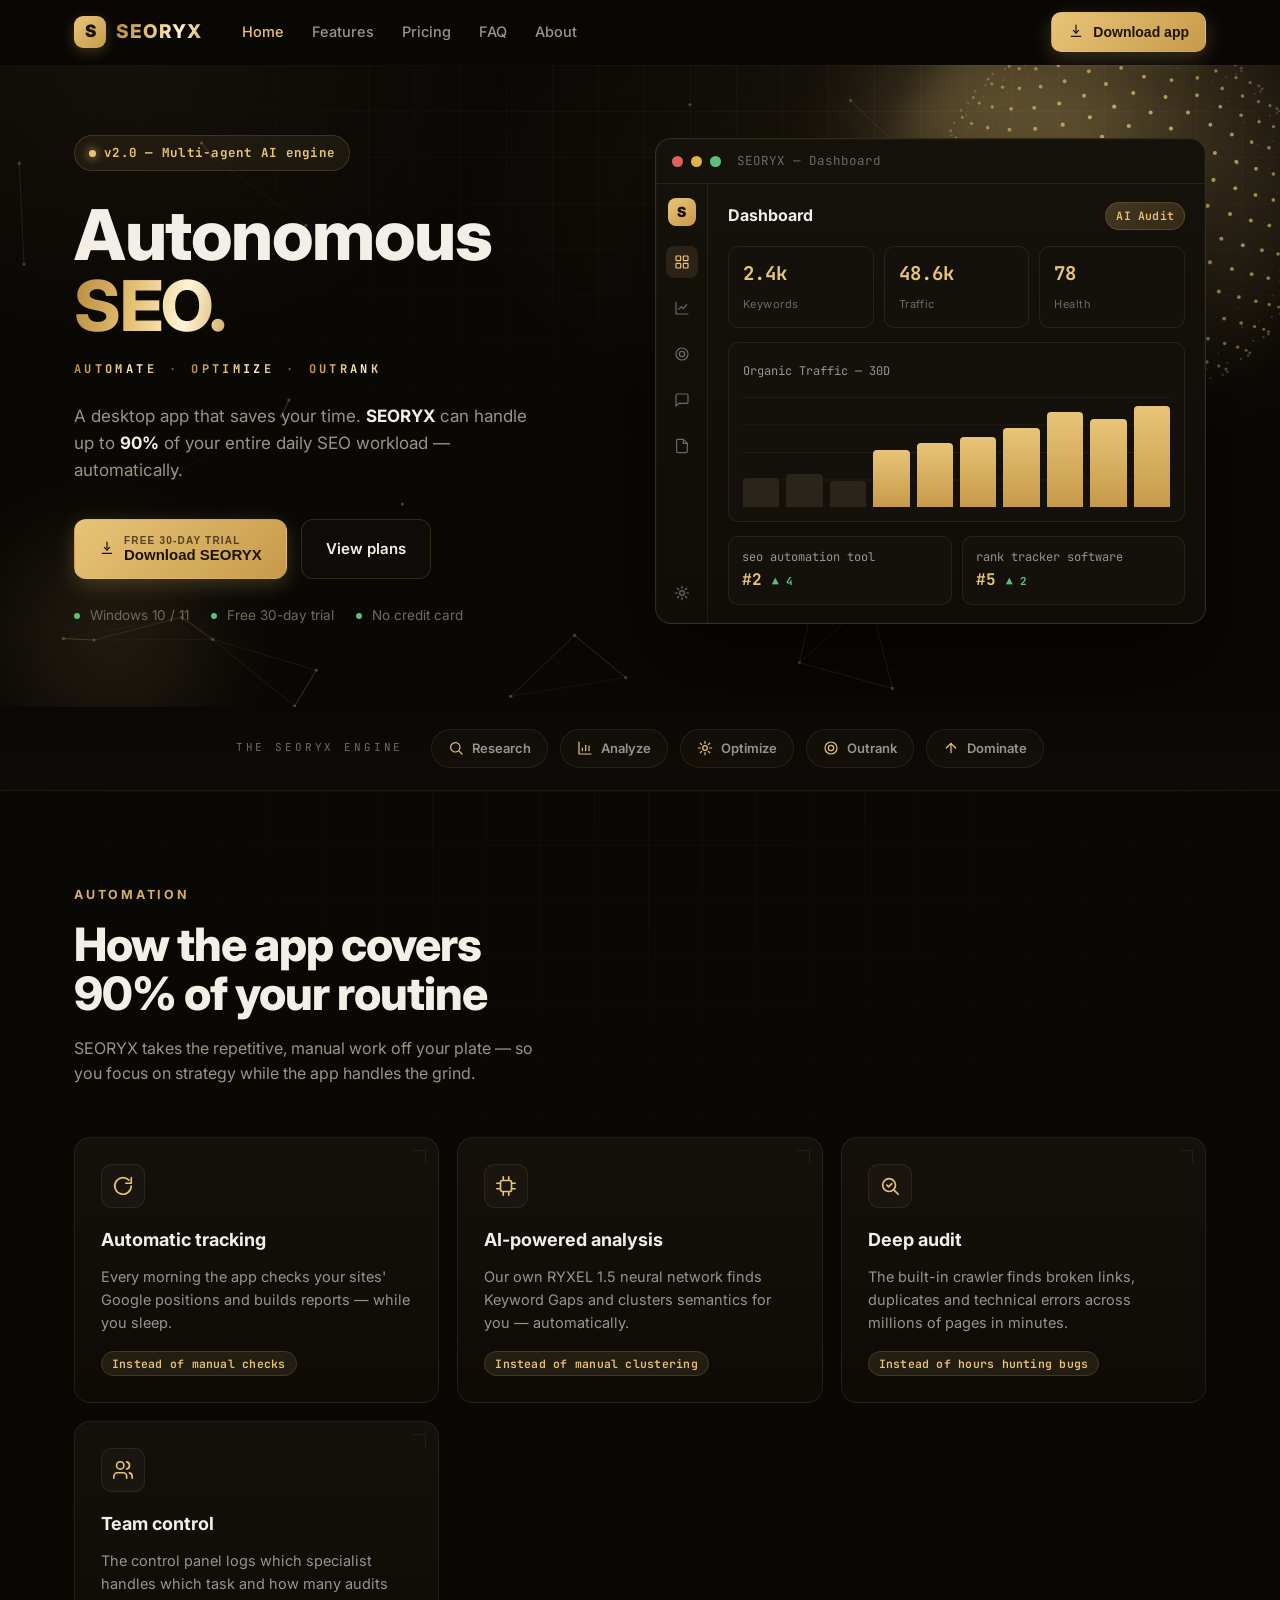
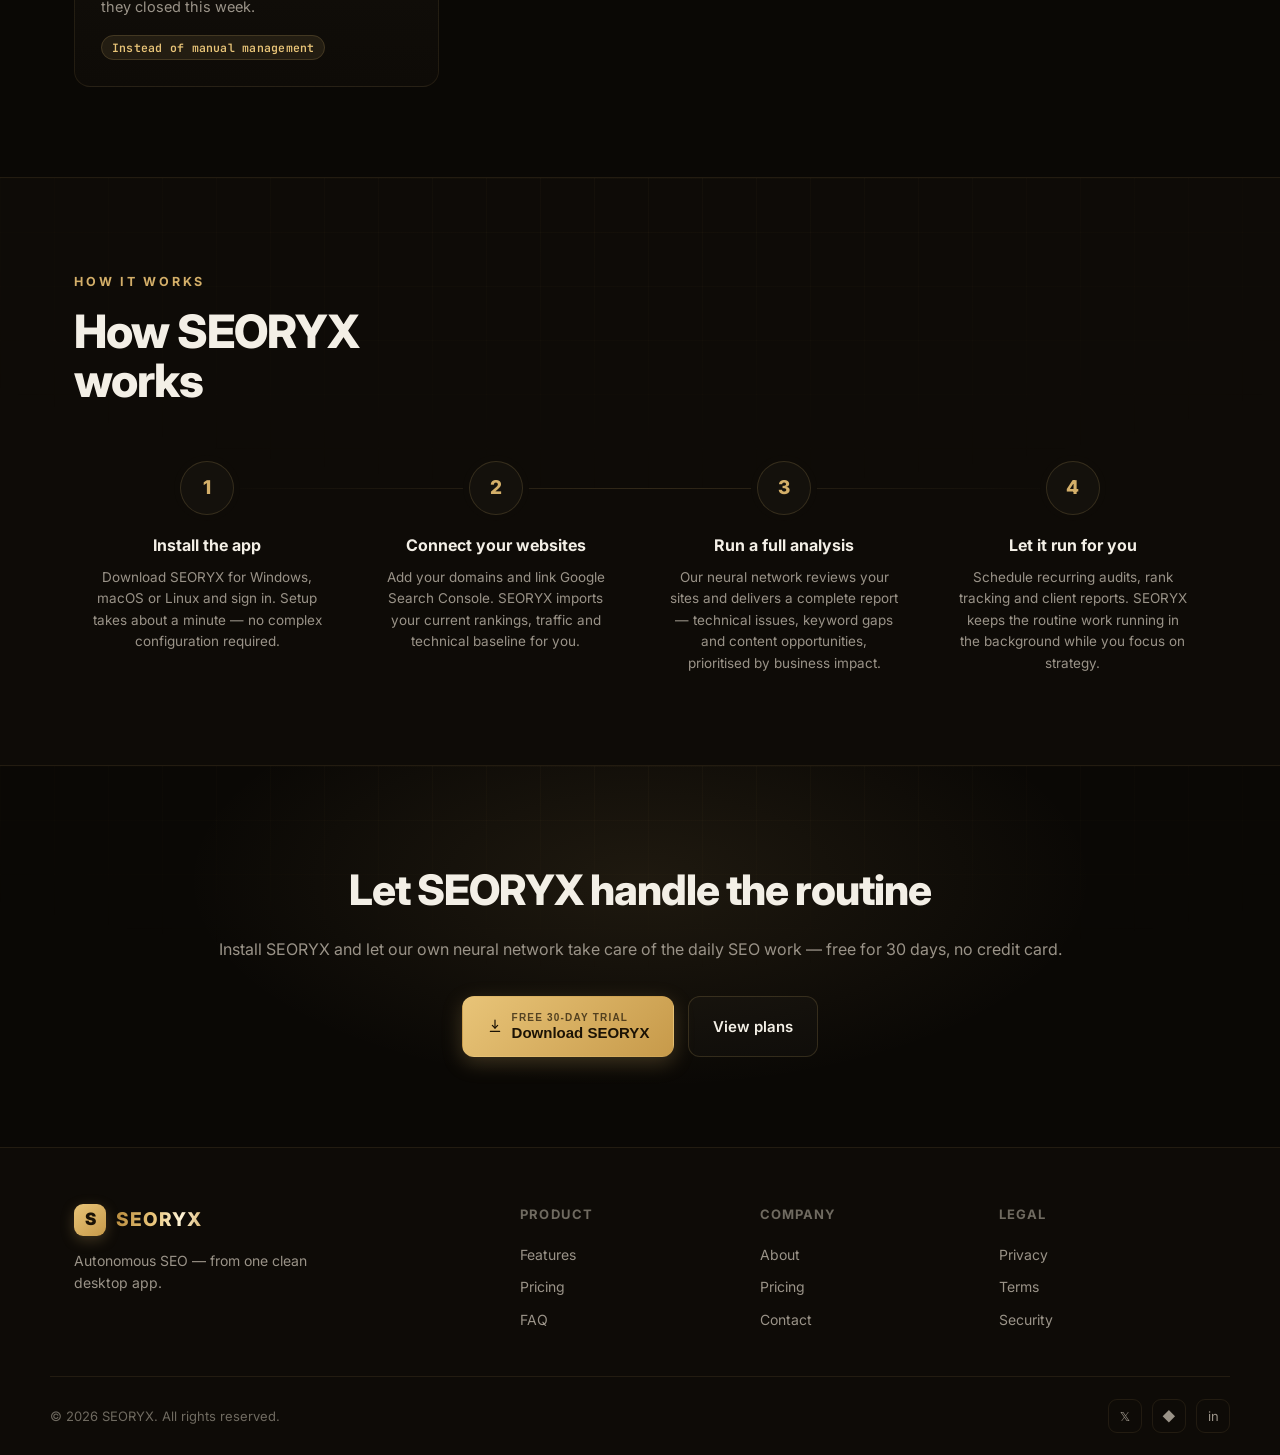
<file: index.html>
<!DOCTYPE html>
<html lang="en">
<head>
  <meta charset="UTF-8" />
  <meta name="viewport" content="width=device-width, initial-scale=1.0" />
  <title>SEORYX — Automate. Optimize. Outrank.</title>
  <meta name="description" content="SEORYX — autonomous SEO desktop app powered by our own neural network. Rank tracking, keyword gaps, content briefs and technical audits from one clean app." />
  <meta name="theme-color" content="#0a0805" />
  <meta property="og:title" content="SEORYX — Automate. Optimize. Outrank." />
  <meta property="og:description" content="Autonomous SEO desktop app powered by our own neural network." />
  <meta property="og:type" content="website" />
  <meta name="color-scheme" content="dark" />
  <link rel="preconnect" href="https://fonts.googleapis.com" />
  <link rel="preconnect" href="https://fonts.gstatic.com" crossorigin />
  <link href="https://fonts.googleapis.com/css2?family=Inter:wght@400;500;600;700;800;900&family=JetBrains+Mono:wght@500;700;800&display=swap" rel="stylesheet" />
  <link rel="stylesheet" href="styles.css" />
</head>
<body>
  <!-- Header -->
  <header class="header" id="header">
    <div class="container header__inner">
      <a href="index.html" class="brand">
        <span class="brand__mark">S</span>
        <span class="brand__name">SEO<span class="brand__name-accent">RYX</span></span>
      </a>
      <nav class="nav" id="nav">
        <a href="index.html" class="active">Home</a>
        <a href="features.html">Features</a>
        <a href="pricing.html">Pricing</a>
        <a href="faq.html">FAQ</a>
        <a href="about.html">About</a>
      </nav>
      <div class="header__actions">
        <button type="button" class="btn btn--primary" data-action="download">
          <span class="ico"><svg viewBox="0 0 24 24" aria-hidden="true"><path d="M12 3v12"/><path d="M8 11l4 4 4-4"/><path d="M5 20h14"/></svg></span> Download app
        </button>
      </div>
      <button class="nav-toggle" id="navToggle" aria-label="Toggle menu">
        <span></span><span></span><span></span>
      </button>
    </div>
  </header>

  <!-- Hero -->
  <section class="hero">
    <canvas class="netbg" id="netbg" aria-hidden="true"></canvas>
    <span class="grid-overlay" aria-hidden="true"></span>
    <span class="globe-wrap" aria-hidden="true"><canvas class="globe" id="globe"></canvas></span>
    <span class="orb orb--1" data-speed="0.08" aria-hidden="true"></span>
    <span class="orb orb--2" data-speed="-0.05" aria-hidden="true"></span>
    <div class="container hero__inner">
      <div class="hero__copy">
        <span class="pill"><span class="pill__dot"></span> v2.0 — Multi-agent AI engine</span>
        <h1 class="hero__title">
          Autonomous<br />
          <span class="accent">SEO.</span>
        </h1>
        <p class="hero__kicker"><span>AUTOMATE</span><i>·</i><span>OPTIMIZE</span><i>·</i><span>OUTRANK</span></p>
        <p class="hero__lead">
          A desktop app that saves your time. <strong>SEORYX</strong> can handle up to
          <strong>90%</strong> of your entire daily SEO workload — automatically.
        </p>
        <div class="hero__cta">
          <button type="button" class="btn btn--primary btn--lg" data-action="download">
            <span class="ico"><svg viewBox="0 0 24 24" aria-hidden="true"><path d="M12 3v12"/><path d="M8 11l4 4 4-4"/><path d="M5 20h14"/></svg></span>
            <span class="btn__stack">
              <small>FREE 30-DAY TRIAL</small>
              Download SEORYX
            </span>
          </button>
          <a href="pricing.html" class="btn btn--outline btn--lg">View plans</a>
        </div>
        <ul class="hero__notes">
          <li>Windows 10 / 11</li>
          <li>Free 30-day trial</li>
          <li>No credit card</li>
        </ul>
      </div>

      <div class="hero__app">
        <div class="appwin">
          <div class="appwin__bar">
            <span class="dot dot--r"></span>
            <span class="dot dot--y"></span>
            <span class="dot dot--g"></span>
            <span class="appwin__title">SEORYX — Dashboard</span>
          </div>
          <div class="appwin__body">
            <aside class="appwin__rail">
              <span class="rail__logo">S</span>
              <span class="rail__item rail__item--active"><svg viewBox="0 0 24 24" aria-hidden="true"><rect x="3" y="3" width="7" height="7" rx="1"/><rect x="14" y="3" width="7" height="7" rx="1"/><rect x="3" y="14" width="7" height="7" rx="1"/><rect x="14" y="14" width="7" height="7" rx="1"/></svg></span>
              <span class="rail__item"><svg viewBox="0 0 24 24" aria-hidden="true"><path d="M3 3v18h18"/><path d="M7 14l4-4 3 3 5-6"/></svg></span>
              <span class="rail__item"><svg viewBox="0 0 24 24" aria-hidden="true"><circle cx="12" cy="12" r="9"/><circle cx="12" cy="12" r="4"/></svg></span>
              <span class="rail__item"><svg viewBox="0 0 24 24" aria-hidden="true"><path d="M21 15a2 2 0 0 1-2 2H7l-4 4V5a2 2 0 0 1 2-2h14a2 2 0 0 1 2 2z"/></svg></span>
              <span class="rail__item"><svg viewBox="0 0 24 24" aria-hidden="true"><path d="M14 2H6a2 2 0 0 0-2 2v16a2 2 0 0 0 2 2h12a2 2 0 0 0 2-2V8z"/><path d="M14 2v6h6"/></svg></span>
              <span class="rail__item rail__item--bottom"><svg viewBox="0 0 24 24" aria-hidden="true"><circle cx="12" cy="12" r="3.5"/><path d="M12 2v3M12 19v3M2 12h3M19 12h3M4.9 4.9l2.1 2.1M17 17l2.1 2.1M19.1 4.9L17 7M7 17l-2.1 2.1"/></svg></span>
            </aside>
            <div class="appwin__main">
              <div class="appwin__head">
                <h3>Dashboard</h3>
                <span class="tag tag--gold">AI Audit</span>
              </div>
              <div class="stat-row">
                <div class="stat-card"><b>2.4k</b><span>Keywords</span></div>
                <div class="stat-card"><b>48.6k</b><span>Traffic</span></div>
                <div class="stat-card"><b>78</b><span>Health</span></div>
              </div>
              <div class="chart-card">
                <span class="chart-card__label">Organic Traffic — 30D</span>
                <div class="bars">
                  <i style="--h:26%"></i><i style="--h:30%"></i><i style="--h:24%"></i>
                  <i class="bars--gold" style="--h:52%"></i>
                  <i class="bars--gold" style="--h:58%"></i>
                  <i class="bars--gold" style="--h:64%"></i>
                  <i class="bars--gold" style="--h:72%"></i>
                  <i class="bars--gold" style="--h:86%"></i>
                  <i class="bars--gold" style="--h:80%"></i>
                  <i class="bars--gold" style="--h:92%"></i>
                </div>
              </div>
              <div class="kw-row">
                <div class="kw-card">
                  <span>seo automation tool</span>
                  <b>#2 <em class="up">&#9650; 4</em></b>
                </div>
                <div class="kw-card">
                  <span>rank tracker software</span>
                  <b>#5 <em class="up">&#9650; 2</em></b>
                </div>
              </div>
            </div>
          </div>
        </div>
        <div class="hero__glow"></div>
      </div>
    </div>
  </section>

  <!-- Pillars -->
  <section class="pillars">
    <div class="container pillars__row">
      <span class="pillars__lead">THE SEORYX ENGINE</span>
      <div class="pillars__items">
        <span class="pillar"><svg viewBox="0 0 24 24" aria-hidden="true"><circle cx="11" cy="11" r="7"/><path d="M21 21l-4.3-4.3"/></svg> Research</span>
        <span class="pillar"><svg viewBox="0 0 24 24" aria-hidden="true"><path d="M3 3v18h18"/><path d="M8 16v-4"/><path d="M13 16V8"/><path d="M18 16v-7"/></svg> Analyze</span>
        <span class="pillar"><svg viewBox="0 0 24 24" aria-hidden="true"><circle cx="12" cy="12" r="3.5"/><path d="M12 2v3M12 19v3M2 12h3M19 12h3M4.9 4.9l2.1 2.1M17 17l2.1 2.1M19.1 4.9L17 7M7 17l-2.1 2.1"/></svg> Optimize</span>
        <span class="pillar"><svg viewBox="0 0 24 24" aria-hidden="true"><circle cx="12" cy="12" r="9"/><circle cx="12" cy="12" r="4"/></svg> Outrank</span>
        <span class="pillar"><svg viewBox="0 0 24 24" aria-hidden="true"><path d="M12 19V5"/><path d="M5 12l7-7 7 7"/></svg> Dominate</span>
      </div>
    </div>
  </section>

  <!-- Automation (90% of routine) -->
  <section class="section" id="automation">
    <div class="container">
      <span class="eyebrow">AUTOMATION</span>
      <h2 class="section__title">How the app covers<br />90% of your routine</h2>
      <p class="section__lead">
        SEORYX takes the repetitive, manual work off your plate — so you focus on
        strategy while the app handles the grind.
      </p>

      <div class="cards">
        <article class="card">
          <div class="card__icon"><svg viewBox="0 0 24 24" aria-hidden="true"><path d="M21 12a9 9 0 1 1-2.6-6.4"/><path d="M21 3v6h-6"/></svg></div>
          <h3>Automatic tracking</h3>
          <p>Every morning the app checks your sites' Google positions and builds reports — while you sleep.</p>
          <span class="tag">Instead of manual checks</span>
        </article>
        <article class="card">
          <div class="card__icon"><svg viewBox="0 0 24 24" aria-hidden="true"><rect x="6" y="6" width="12" height="12" rx="2"/><path d="M9 2v3M15 2v3M9 19v3M15 19v3M2 9h3M2 15h3M19 9h3M19 15h3"/></svg></div>
          <h3>AI-powered analysis</h3>
          <p>Our own RYXEL 1.5 neural network finds Keyword Gaps and clusters semantics for you — automatically.</p>
          <span class="tag">Instead of manual clustering</span>
        </article>
        <article class="card">
          <div class="card__icon"><svg viewBox="0 0 24 24" aria-hidden="true"><circle cx="11" cy="11" r="7"/><path d="M21 21l-4.3-4.3"/><path d="M8.5 11l2 2 3.5-3.5"/></svg></div>
          <h3>Deep audit</h3>
          <p>The built-in crawler finds broken links, duplicates and technical errors across millions of pages in minutes.</p>
          <span class="tag">Instead of hours hunting bugs</span>
        </article>
        <article class="card">
          <div class="card__icon"><svg viewBox="0 0 24 24" aria-hidden="true"><path d="M16 21v-2a4 4 0 0 0-4-4H6a4 4 0 0 0-4 4v2"/><circle cx="9" cy="7" r="4"/><path d="M22 21v-2a4 4 0 0 0-3-3.9"/><path d="M16 3.1a4 4 0 0 1 0 7.8"/></svg></div>
          <h3>Team control</h3>
          <p>The control panel logs which specialist handles which task and how many audits they closed this week.</p>
          <span class="tag">Instead of manual management</span>
        </article>
      </div>
    </div>
  </section>

  <!-- How it works -->
  <section class="section section--alt" id="how">
    <div class="container">
      <span class="eyebrow">HOW IT WORKS</span>
      <h2 class="section__title">How SEORYX<br />works</h2>

      <div class="steps">
        <div class="steps__line"></div>
        <div class="step">
          <span class="step__num">1</span>
          <h4>Install the app</h4>
          <p>Download SEORYX for Windows, macOS or Linux and sign in. Setup takes about a minute — no complex configuration required.</p>
        </div>
        <div class="step">
          <span class="step__num">2</span>
          <h4>Connect your websites</h4>
          <p>Add your domains and link Google Search Console. SEORYX imports your current rankings, traffic and technical baseline for you.</p>
        </div>
        <div class="step">
          <span class="step__num">3</span>
          <h4>Run a full analysis</h4>
          <p>Our neural network reviews your sites and delivers a complete report — technical issues, keyword gaps and content opportunities, prioritised by business impact.</p>
        </div>
        <div class="step">
          <span class="step__num">4</span>
          <h4>Let it run for you</h4>
          <p>Schedule recurring audits, rank tracking and client reports. SEORYX keeps the routine work running in the background while you focus on strategy.</p>
        </div>
      </div>
    </div>
  </section>

  <!-- CTA -->
  <section class="cta">
    <div class="container cta__inner">
      <h2>Let SEORYX handle the routine</h2>
      <p>Install SEORYX and let our own neural network take care of the daily SEO work — free for 30 days, no credit card.</p>
      <div class="hero__cta hero__cta--center">
        <button type="button" class="btn btn--primary btn--lg" data-action="download">
          <span class="ico"><svg viewBox="0 0 24 24" aria-hidden="true"><path d="M12 3v12"/><path d="M8 11l4 4 4-4"/><path d="M5 20h14"/></svg></span>
          <span class="btn__stack"><small>FREE 30-DAY TRIAL</small>Download SEORYX</span>
        </button>
        <a href="pricing.html" class="btn btn--outline btn--lg">View plans</a>
      </div>
    </div>
  </section>

  <!-- Footer -->
  <footer class="footer">
    <div class="container footer__inner">
      <div class="footer__brand">
        <a href="index.html" class="brand">
          <span class="brand__mark">S</span>
          <span class="brand__name">SEO<span class="brand__name-accent">RYX</span></span>
        </a>
        <p>Autonomous SEO — from one clean desktop app.</p>
      </div>
      <div class="footer__col">
        <h5>Product</h5>
        <a href="features.html">Features</a>
        <a href="pricing.html">Pricing</a>
        <a href="faq.html">FAQ</a>
      </div>
      <div class="footer__col">
        <h5>Company</h5>
        <a href="about.html">About</a>
        <a href="pricing.html">Pricing</a>
        <a href="#">Contact</a>
      </div>
      <div class="footer__col">
        <h5>Legal</h5>
        <a href="#">Privacy</a>
        <a href="#">Terms</a>
        <a href="#">Security</a>
      </div>
    </div>
    <div class="container footer__bottom">
      <span>© 2026 SEORYX. All rights reserved.</span>
      <div class="footer__social">
        <a href="#" aria-label="X" data-action="social" data-net="X">&#120143;</a>
        <a href="#" aria-label="GitHub" data-action="social" data-net="GitHub">&#9670;</a>
        <a href="#" aria-label="LinkedIn" data-action="social" data-net="LinkedIn">in</a>
      </div>
    </div>
  </footer>

  <!-- Back to top -->
  <button type="button" class="to-top" id="toTop" aria-label="Back to top">&#8593;</button>

  <!-- Toasts -->
  <div class="toasts" id="toasts" aria-live="polite" aria-atomic="true"></div>

  <!-- Modal -->
  <div class="modal" id="modal" aria-hidden="true">
    <div class="modal__backdrop" data-action="close-modal"></div>
    <div class="modal__dialog" role="dialog" aria-modal="true" aria-labelledby="modalTitle">
      <button type="button" class="modal__close" data-action="close-modal" aria-label="Close">&times;</button>
      <div class="modal__body" id="modalBody"></div>
    </div>
  </div>

  <script src="script.js" defer></script>
</body>
</html>
</file>
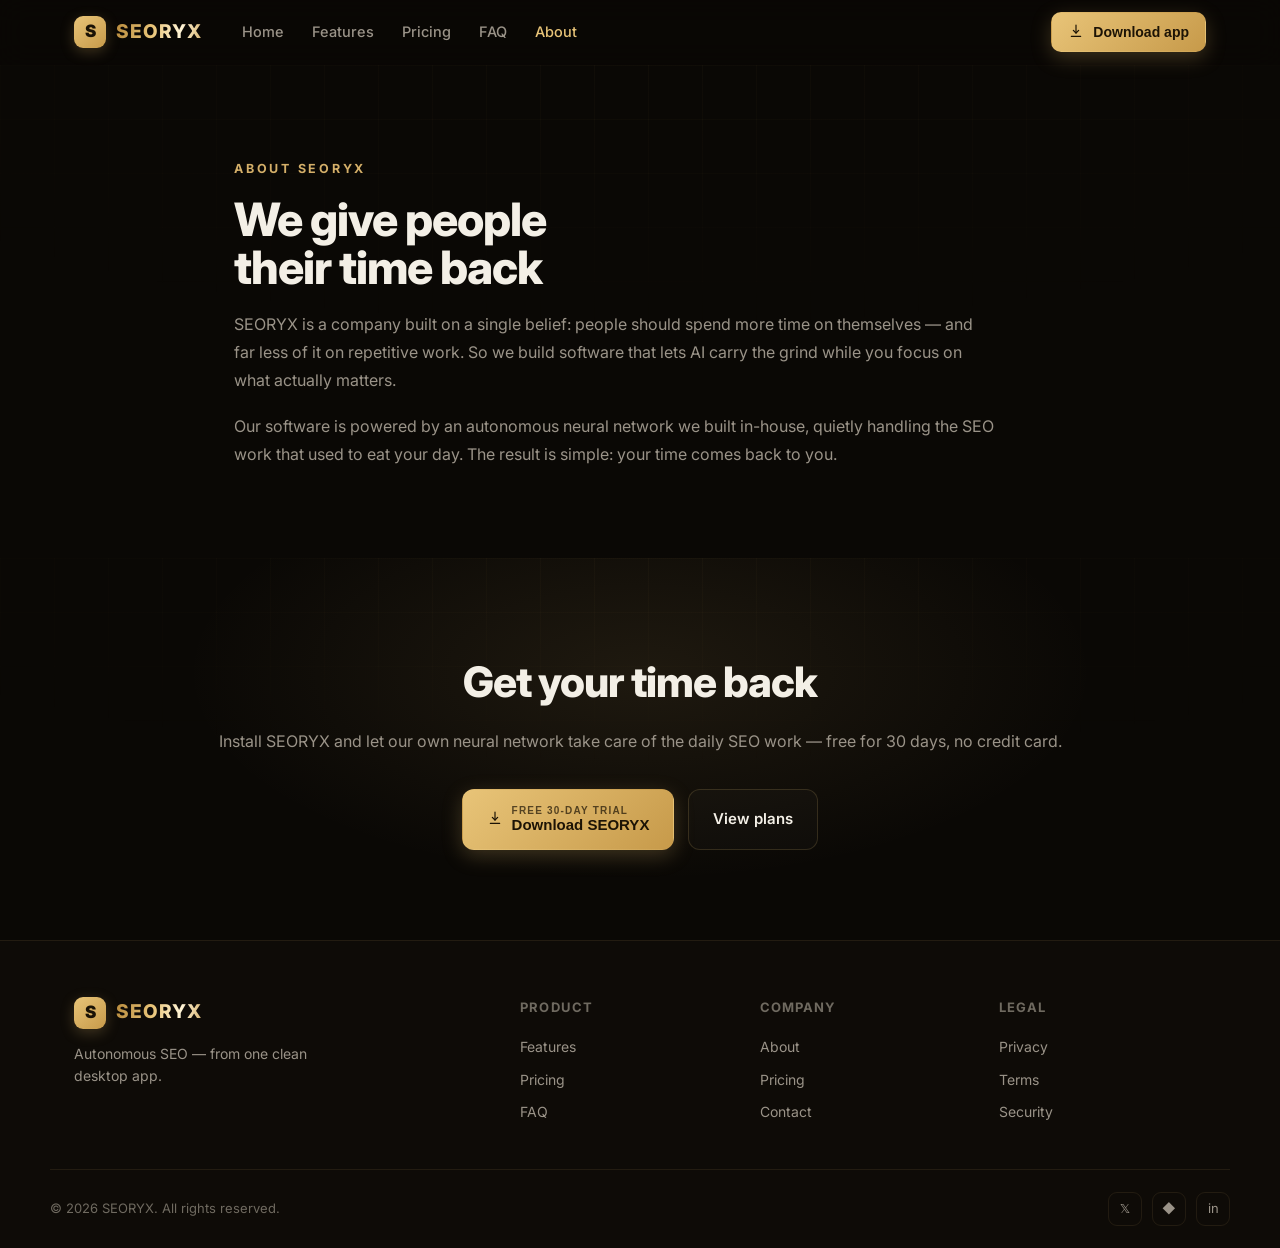
<file: about.html>
<!DOCTYPE html>
<html lang="en">
<head>
  <meta charset="UTF-8" />
  <meta name="viewport" content="width=device-width, initial-scale=1.0" />
  <title>About — SEORYX</title>
  <meta name="description" content="About SEORYX — a company built so people spend more time on themselves while our own neural network handles the SEO grind." />
  <meta name="theme-color" content="#0a0805" />
  <meta name="color-scheme" content="dark" />
  <link rel="preconnect" href="https://fonts.googleapis.com" />
  <link rel="preconnect" href="https://fonts.gstatic.com" crossorigin />
  <link href="https://fonts.googleapis.com/css2?family=Inter:wght@400;500;600;700;800;900&family=JetBrains+Mono:wght@500;700;800&display=swap" rel="stylesheet" />
  <link rel="stylesheet" href="styles.css" />
</head>
<body>
  <!-- Header -->
  <header class="header" id="header">
    <div class="container header__inner">
      <a href="index.html" class="brand">
        <span class="brand__mark">S</span>
        <span class="brand__name">SEO<span class="brand__name-accent">RYX</span></span>
      </a>
      <nav class="nav" id="nav">
        <a href="index.html">Home</a>
        <a href="features.html">Features</a>
        <a href="pricing.html">Pricing</a>
        <a href="faq.html">FAQ</a>
        <a href="about.html" class="active">About</a>
      </nav>
      <div class="header__actions">
        <button type="button" class="btn btn--primary" data-action="download">
          <span class="ico"><svg viewBox="0 0 24 24" aria-hidden="true"><path d="M12 3v12"/><path d="M8 11l4 4 4-4"/><path d="M5 20h14"/></svg></span> Download app
        </button>
      </div>
      <button class="nav-toggle" id="navToggle" aria-label="Toggle menu">
        <span></span><span></span><span></span>
      </button>
    </div>
  </header>

  <!-- About -->
  <section class="section section--head" id="about">
    <div class="container about__inner">
      <span class="eyebrow">ABOUT SEORYX</span>
      <h2 class="section__title">We give people<br />their time back</h2>
      <p class="about__lead">SEORYX is a company built on a single belief: people should spend more time on themselves — and far less of it on repetitive work. So we build software that lets AI carry the grind while you focus on what actually matters.</p>
      <p class="about__lead">Our software is powered by an autonomous neural network we built in-house, quietly handling the SEO work that used to eat your day. The result is simple: your time comes back to you.</p>
    </div>
  </section>

  <!-- CTA -->
  <section class="cta">
    <div class="container cta__inner">
      <h2>Get your time back</h2>
      <p>Install SEORYX and let our own neural network take care of the daily SEO work — free for 30 days, no credit card.</p>
      <div class="hero__cta hero__cta--center">
        <button type="button" class="btn btn--primary btn--lg" data-action="download">
          <span class="ico"><svg viewBox="0 0 24 24" aria-hidden="true"><path d="M12 3v12"/><path d="M8 11l4 4 4-4"/><path d="M5 20h14"/></svg></span>
          <span class="btn__stack"><small>FREE 30-DAY TRIAL</small>Download SEORYX</span>
        </button>
        <a href="pricing.html" class="btn btn--outline btn--lg">View plans</a>
      </div>
    </div>
  </section>

  <!-- Footer -->
  <footer class="footer">
    <div class="container footer__inner">
      <div class="footer__brand">
        <a href="index.html" class="brand">
          <span class="brand__mark">S</span>
          <span class="brand__name">SEO<span class="brand__name-accent">RYX</span></span>
        </a>
        <p>Autonomous SEO — from one clean desktop app.</p>
      </div>
      <div class="footer__col">
        <h5>Product</h5>
        <a href="features.html">Features</a>
        <a href="pricing.html">Pricing</a>
        <a href="faq.html">FAQ</a>
      </div>
      <div class="footer__col">
        <h5>Company</h5>
        <a href="about.html">About</a>
        <a href="pricing.html">Pricing</a>
        <a href="#">Contact</a>
      </div>
      <div class="footer__col">
        <h5>Legal</h5>
        <a href="#">Privacy</a>
        <a href="#">Terms</a>
        <a href="#">Security</a>
      </div>
    </div>
    <div class="container footer__bottom">
      <span>© 2026 SEORYX. All rights reserved.</span>
      <div class="footer__social">
        <a href="#" aria-label="X" data-action="social" data-net="X">&#120143;</a>
        <a href="#" aria-label="GitHub" data-action="social" data-net="GitHub">&#9670;</a>
        <a href="#" aria-label="LinkedIn" data-action="social" data-net="LinkedIn">in</a>
      </div>
    </div>
  </footer>

  <button type="button" class="to-top" id="toTop" aria-label="Back to top">&#8593;</button>
  <div class="toasts" id="toasts" aria-live="polite" aria-atomic="true"></div>
  <div class="modal" id="modal" aria-hidden="true">
    <div class="modal__backdrop" data-action="close-modal"></div>
    <div class="modal__dialog" role="dialog" aria-modal="true" aria-labelledby="modalTitle">
      <button type="button" class="modal__close" data-action="close-modal" aria-label="Close">&times;</button>
      <div class="modal__body" id="modalBody"></div>
    </div>
  </div>

  <script src="script.js" defer></script>
</body>
</html>
</file>
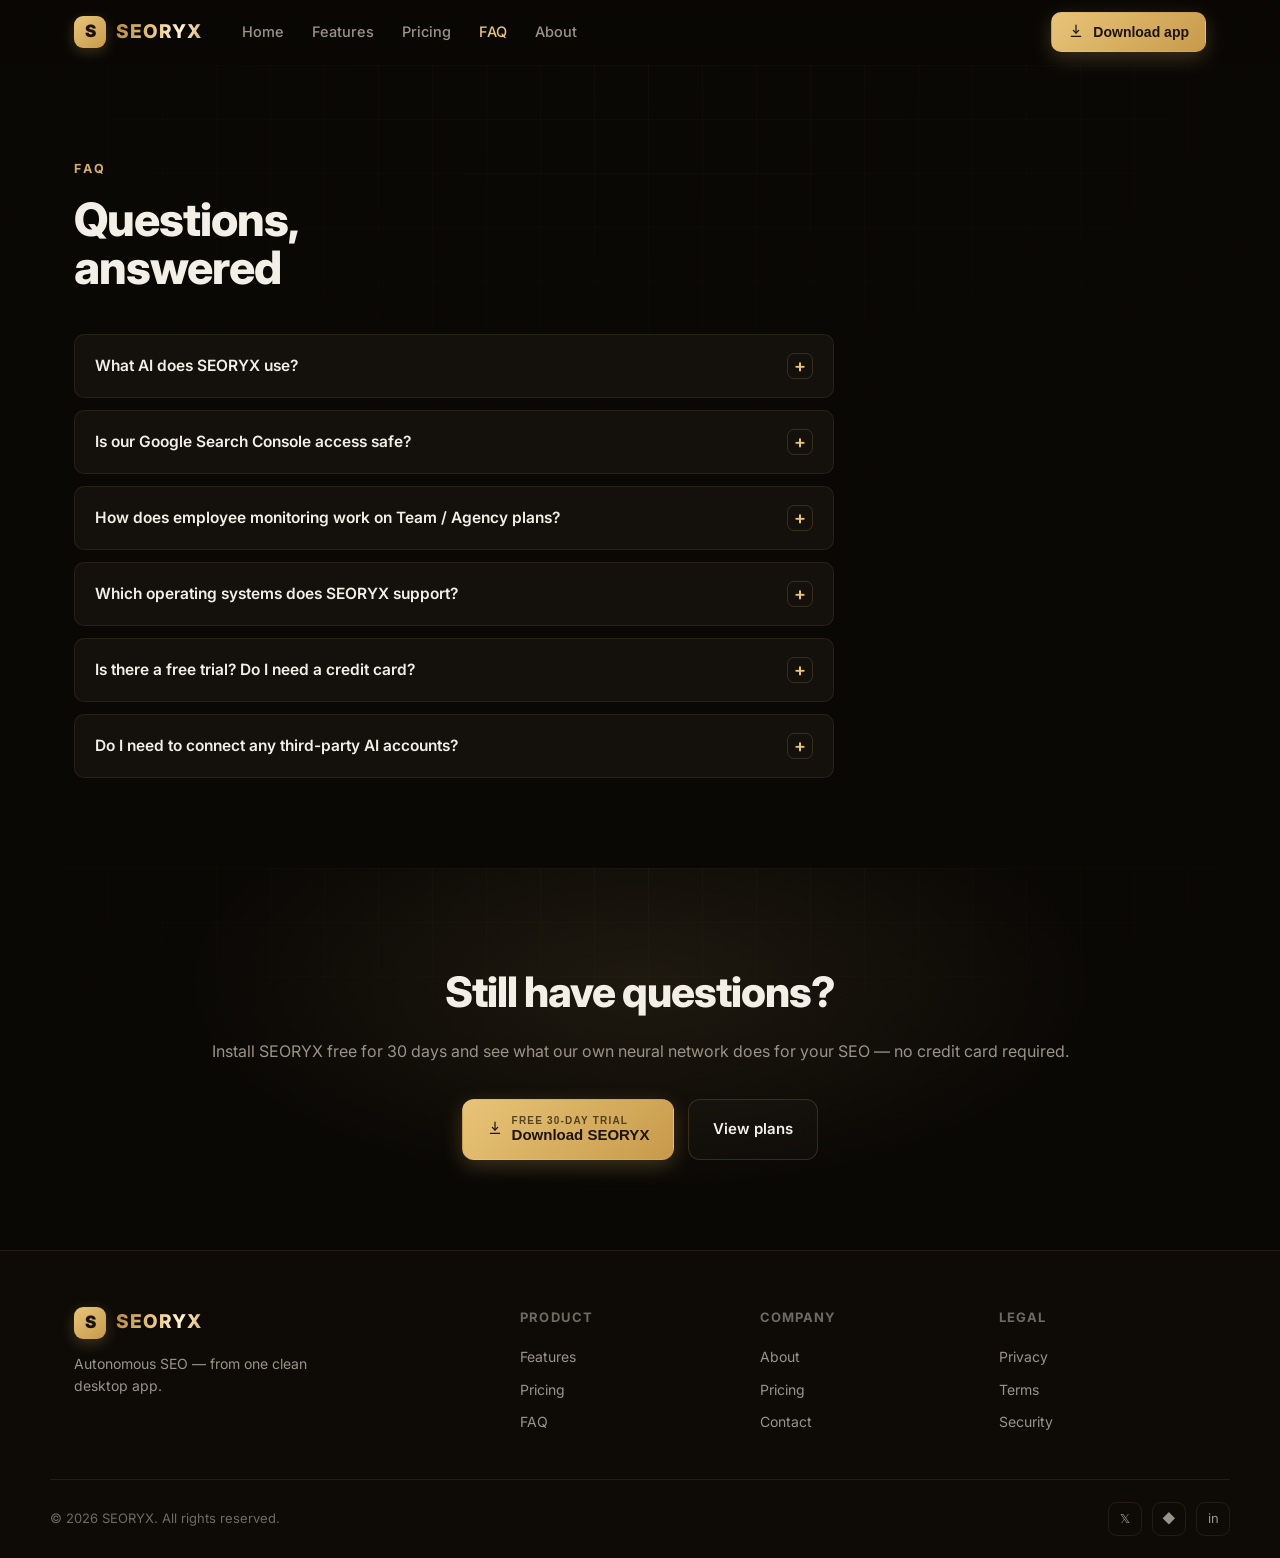
<file: faq.html>
<!DOCTYPE html>
<html lang="en">
<head>
  <meta charset="UTF-8" />
  <meta name="viewport" content="width=device-width, initial-scale=1.0" />
  <title>FAQ — SEORYX</title>
  <meta name="description" content="SEORYX FAQ — our own neural network, data security, team monitoring, supported operating systems and free trial." />
  <meta name="theme-color" content="#0a0805" />
  <meta name="color-scheme" content="dark" />
  <link rel="preconnect" href="https://fonts.googleapis.com" />
  <link rel="preconnect" href="https://fonts.gstatic.com" crossorigin />
  <link href="https://fonts.googleapis.com/css2?family=Inter:wght@400;500;600;700;800;900&family=JetBrains+Mono:wght@500;700;800&display=swap" rel="stylesheet" />
  <link rel="stylesheet" href="styles.css" />
</head>
<body>
  <!-- Header -->
  <header class="header" id="header">
    <div class="container header__inner">
      <a href="index.html" class="brand">
        <span class="brand__mark">S</span>
        <span class="brand__name">SEO<span class="brand__name-accent">RYX</span></span>
      </a>
      <nav class="nav" id="nav">
        <a href="index.html">Home</a>
        <a href="features.html">Features</a>
        <a href="pricing.html">Pricing</a>
        <a href="faq.html" class="active">FAQ</a>
        <a href="about.html">About</a>
      </nav>
      <div class="header__actions">
        <button type="button" class="btn btn--primary" data-action="download">
          <span class="ico"><svg viewBox="0 0 24 24" aria-hidden="true"><path d="M12 3v12"/><path d="M8 11l4 4 4-4"/><path d="M5 20h14"/></svg></span> Download app
        </button>
      </div>
      <button class="nav-toggle" id="navToggle" aria-label="Toggle menu">
        <span></span><span></span><span></span>
      </button>
    </div>
  </header>

  <!-- FAQ -->
  <section class="section section--head" id="faq">
    <div class="container">
      <span class="eyebrow">FAQ</span>
      <h2 class="section__title">Questions,<br />answered</h2>

      <div class="faq">
        <div class="faq__item">
          <button type="button" class="faq__q" data-action="faq" aria-expanded="false">
            What AI does SEORYX use?
            <span class="faq__icon">+</span>
          </button>
          <div class="faq__a faq__a--rich">
            <h4 class="faq__a-title"><span class="faq__a-chip">RYXEL 1.5 CORE</span> Our own neural network</h4>
            <p>SEORYX doesn't rent someone else's AI. We built and run our own proprietary neural network on our secure servers, and it does all the heavy lifting — linguistic analysis, intent scoring and deep technical audits — automatically.</p>
            <ul class="faq__points">
              <li><b>Our own model.</b> SEORYX runs entirely on the in-house RYXEL neural network — there are no third-party AI accounts to connect and no API keys to wire up or pay for.</li>
              <li><b>Your data is protected.</b> Everything is processed on our own secure infrastructure and is never resold or shared with anyone else.</li>
              <li><b>Built for speed.</b> RYXEL runs on dedicated infrastructure, so your audits are never stuck waiting in a shared AI queue.</li>
            </ul>
          </div>
        </div>
        <div class="faq__item">
          <button type="button" class="faq__q" data-action="faq" aria-expanded="false">
            Is our Google Search Console access safe?
            <span class="faq__icon">+</span>
          </button>
          <div class="faq__a"><p>Absolutely. All OAuth tokens are encrypted with military-grade AES-256-GCM, and your data is processed only on our own secure servers. No one outside your team can access them.</p></div>
        </div>
        <div class="faq__item">
          <button type="button" class="faq__q" data-action="faq" aria-expanded="false">
            How does employee monitoring work on Team / Agency plans?
            <span class="faq__icon">+</span>
          </button>
          <div class="faq__a"><p>The account Owner gets exclusive access to the control panel. In real time you see which specialists are online (heartbeat tracking), how many tasks they've completed today, and which processes (e.g. async parsing) are running right now.</p></div>
        </div>
        <div class="faq__item">
          <button type="button" class="faq__q" data-action="faq" aria-expanded="false">
            Which operating systems does SEORYX support?
            <span class="faq__icon">+</span>
          </button>
          <div class="faq__a"><p>SEORYX is a native desktop app for Windows 10 / 11, macOS 12+ (Apple Silicon &amp; Intel) and Linux (AppImage). One licence works across every platform you use.</p></div>
        </div>
        <div class="faq__item">
          <button type="button" class="faq__q" data-action="faq" aria-expanded="false">
            Is there a free trial? Do I need a credit card?
            <span class="faq__icon">+</span>
          </button>
          <div class="faq__a"><p>Every plan starts with a full 30-day free trial — no credit card required. You only pay once you've decided SEORYX has earned its place in your stack.</p></div>
        </div>
        <div class="faq__item">
          <button type="button" class="faq__q" data-action="faq" aria-expanded="false">
            Do I need to connect any third-party AI accounts?
            <span class="faq__icon">+</span>
          </button>
          <div class="faq__a"><p>No. SEORYX is powered entirely by our own RYXEL neural network, so there's nothing to connect, no API keys to manage and no per-token billing. You install the app, sign in and start working.</p></div>
        </div>
      </div>
    </div>
  </section>

  <!-- CTA -->
  <section class="cta">
    <div class="container cta__inner">
      <h2>Still have questions?</h2>
      <p>Install SEORYX free for 30 days and see what our own neural network does for your SEO — no credit card required.</p>
      <div class="hero__cta hero__cta--center">
        <button type="button" class="btn btn--primary btn--lg" data-action="download">
          <span class="ico"><svg viewBox="0 0 24 24" aria-hidden="true"><path d="M12 3v12"/><path d="M8 11l4 4 4-4"/><path d="M5 20h14"/></svg></span>
          <span class="btn__stack"><small>FREE 30-DAY TRIAL</small>Download SEORYX</span>
        </button>
        <a href="pricing.html" class="btn btn--outline btn--lg">View plans</a>
      </div>
    </div>
  </section>

  <!-- Footer -->
  <footer class="footer">
    <div class="container footer__inner">
      <div class="footer__brand">
        <a href="index.html" class="brand">
          <span class="brand__mark">S</span>
          <span class="brand__name">SEO<span class="brand__name-accent">RYX</span></span>
        </a>
        <p>Autonomous SEO — from one clean desktop app.</p>
      </div>
      <div class="footer__col">
        <h5>Product</h5>
        <a href="features.html">Features</a>
        <a href="pricing.html">Pricing</a>
        <a href="faq.html">FAQ</a>
      </div>
      <div class="footer__col">
        <h5>Company</h5>
        <a href="about.html">About</a>
        <a href="pricing.html">Pricing</a>
        <a href="#">Contact</a>
      </div>
      <div class="footer__col">
        <h5>Legal</h5>
        <a href="#">Privacy</a>
        <a href="#">Terms</a>
        <a href="#">Security</a>
      </div>
    </div>
    <div class="container footer__bottom">
      <span>© 2026 SEORYX. All rights reserved.</span>
      <div class="footer__social">
        <a href="#" aria-label="X" data-action="social" data-net="X">&#120143;</a>
        <a href="#" aria-label="GitHub" data-action="social" data-net="GitHub">&#9670;</a>
        <a href="#" aria-label="LinkedIn" data-action="social" data-net="LinkedIn">in</a>
      </div>
    </div>
  </footer>

  <button type="button" class="to-top" id="toTop" aria-label="Back to top">&#8593;</button>
  <div class="toasts" id="toasts" aria-live="polite" aria-atomic="true"></div>
  <div class="modal" id="modal" aria-hidden="true">
    <div class="modal__backdrop" data-action="close-modal"></div>
    <div class="modal__dialog" role="dialog" aria-modal="true" aria-labelledby="modalTitle">
      <button type="button" class="modal__close" data-action="close-modal" aria-label="Close">&times;</button>
      <div class="modal__body" id="modalBody"></div>
    </div>
  </div>

  <script src="script.js" defer></script>
</body>
</html>
</file>
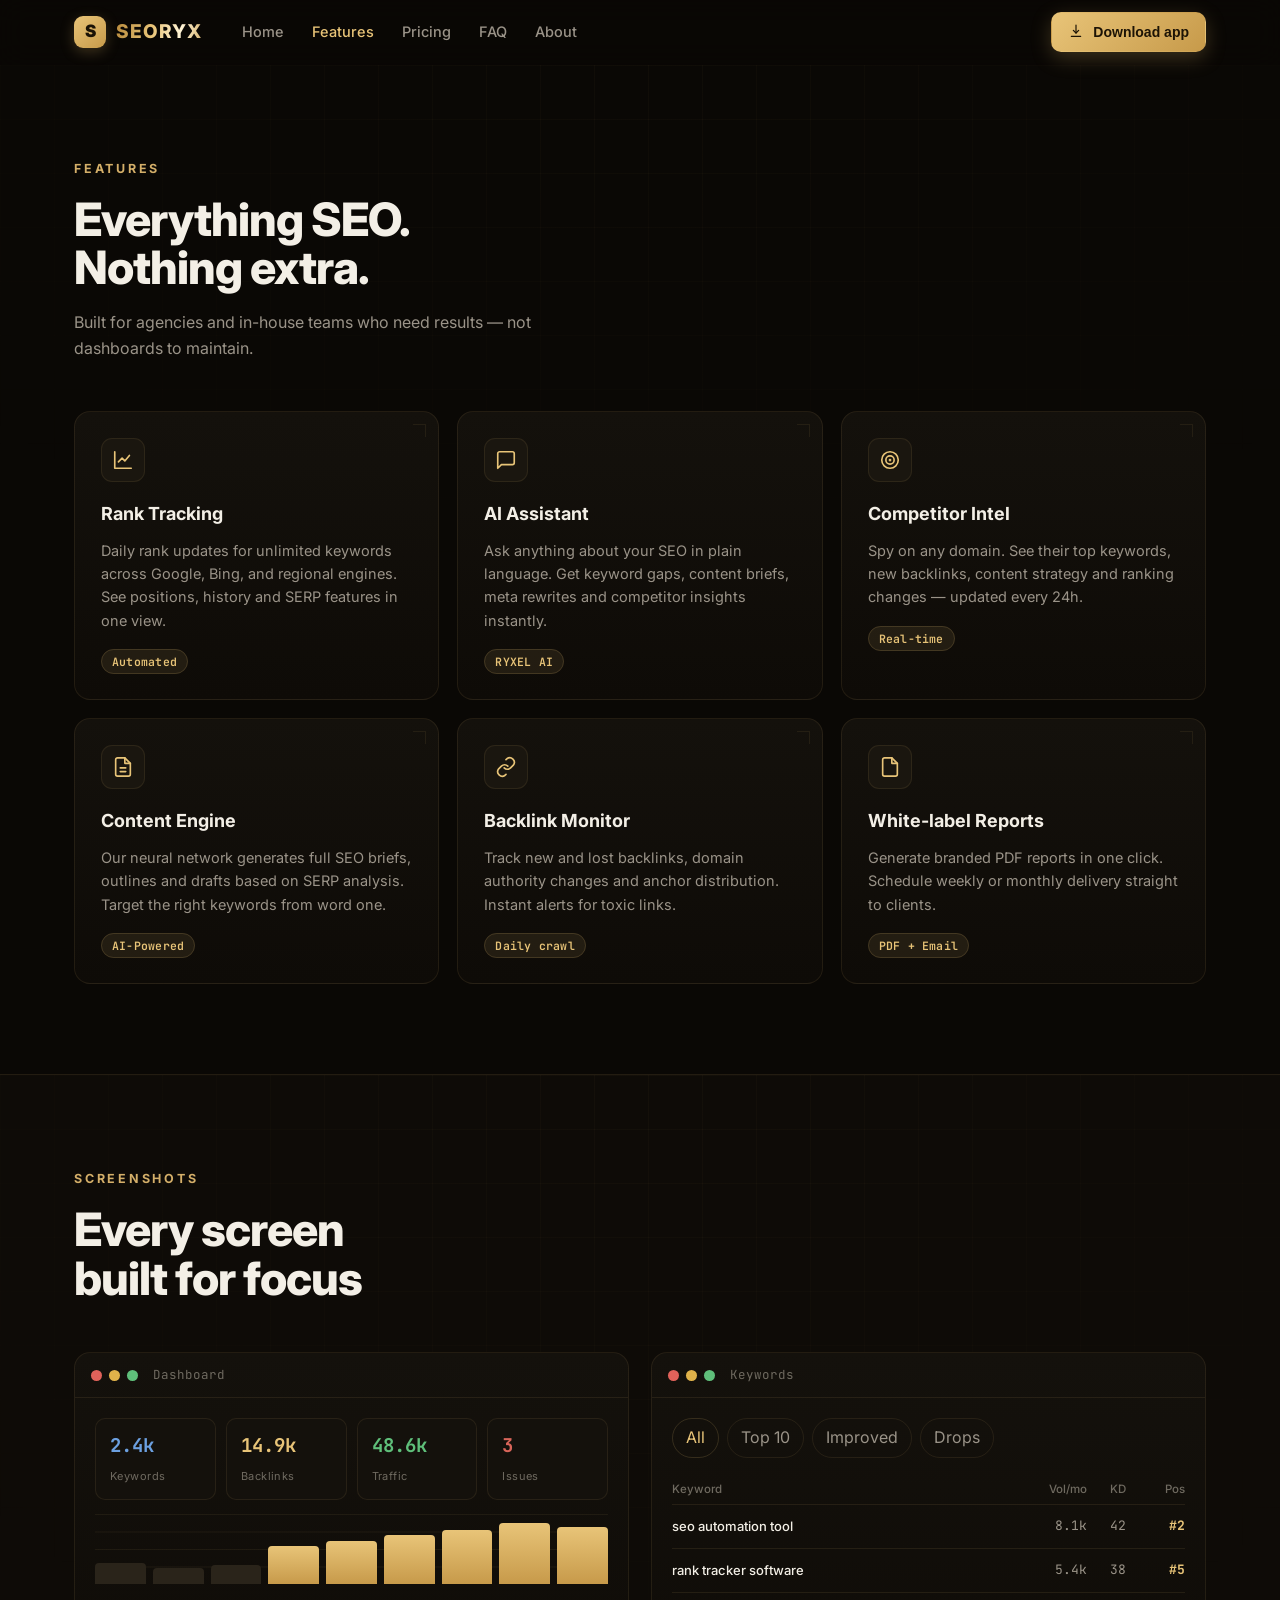
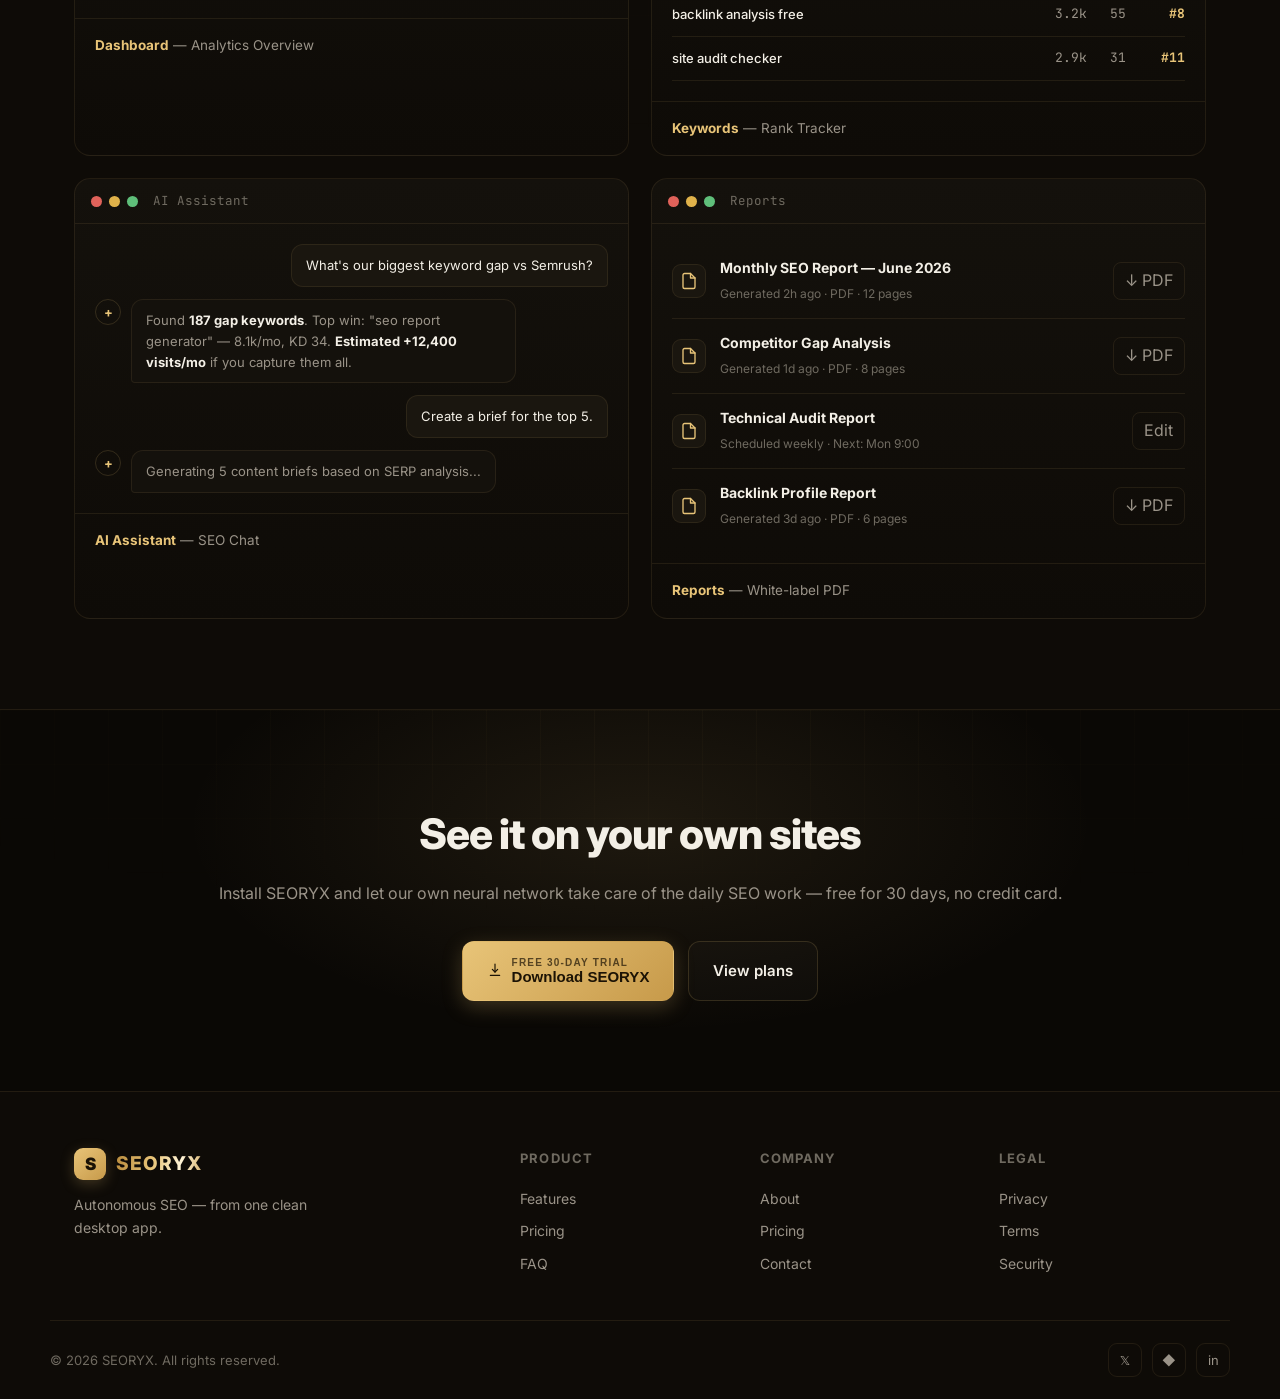
<file: features.html>
<!DOCTYPE html>
<html lang="en">
<head>
  <meta charset="UTF-8" />
  <meta name="viewport" content="width=device-width, initial-scale=1.0" />
  <title>Features — SEORYX</title>
  <meta name="description" content="SEORYX features — rank tracking, AI assistant, competitor intel, content engine, backlink monitor and white-label reports." />
  <meta name="theme-color" content="#0a0805" />
  <meta name="color-scheme" content="dark" />
  <link rel="preconnect" href="https://fonts.googleapis.com" />
  <link rel="preconnect" href="https://fonts.gstatic.com" crossorigin />
  <link href="https://fonts.googleapis.com/css2?family=Inter:wght@400;500;600;700;800;900&family=JetBrains+Mono:wght@500;700;800&display=swap" rel="stylesheet" />
  <link rel="stylesheet" href="styles.css" />
</head>
<body>
  <!-- Header -->
  <header class="header" id="header">
    <div class="container header__inner">
      <a href="index.html" class="brand">
        <span class="brand__mark">S</span>
        <span class="brand__name">SEO<span class="brand__name-accent">RYX</span></span>
      </a>
      <nav class="nav" id="nav">
        <a href="index.html">Home</a>
        <a href="features.html" class="active">Features</a>
        <a href="pricing.html">Pricing</a>
        <a href="faq.html">FAQ</a>
        <a href="about.html">About</a>
      </nav>
      <div class="header__actions">
        <button type="button" class="btn btn--primary" data-action="download">
          <span class="ico"><svg viewBox="0 0 24 24" aria-hidden="true"><path d="M12 3v12"/><path d="M8 11l4 4 4-4"/><path d="M5 20h14"/></svg></span> Download app
        </button>
      </div>
      <button class="nav-toggle" id="navToggle" aria-label="Toggle menu">
        <span></span><span></span><span></span>
      </button>
    </div>
  </header>

  <!-- Features -->
  <section class="section section--head" id="features">
    <div class="container">
      <span class="eyebrow">FEATURES</span>
      <h2 class="section__title">Everything SEO.<br />Nothing extra.</h2>
      <p class="section__lead">
        Built for agencies and in-house teams who need results — not
        dashboards to maintain.
      </p>

      <div class="cards">
        <article class="card">
          <div class="card__icon"><svg viewBox="0 0 24 24" aria-hidden="true"><path d="M3 3v18h18"/><path d="M7 14l4-4 3 3 5-6"/></svg></div>
          <h3>Rank Tracking</h3>
          <p>Daily rank updates for unlimited keywords across Google, Bing, and regional engines. See positions, history and SERP features in one view.</p>
          <span class="tag">Automated</span>
        </article>
        <article class="card">
          <div class="card__icon"><svg viewBox="0 0 24 24" aria-hidden="true"><path d="M21 15a2 2 0 0 1-2 2H7l-4 4V5a2 2 0 0 1 2-2h14a2 2 0 0 1 2 2z"/></svg></div>
          <h3>AI Assistant</h3>
          <p>Ask anything about your SEO in plain language. Get keyword gaps, content briefs, meta rewrites and competitor insights instantly.</p>
          <span class="tag">RYXEL AI</span>
        </article>
        <article class="card">
          <div class="card__icon"><svg viewBox="0 0 24 24" aria-hidden="true"><circle cx="12" cy="12" r="9"/><circle cx="12" cy="12" r="4.5"/><circle cx="12" cy="12" r="0.6"/></svg></div>
          <h3>Competitor Intel</h3>
          <p>Spy on any domain. See their top keywords, new backlinks, content strategy and ranking changes — updated every 24h.</p>
          <span class="tag">Real-time</span>
        </article>
        <article class="card">
          <div class="card__icon"><svg viewBox="0 0 24 24" aria-hidden="true"><path d="M14 2H6a2 2 0 0 0-2 2v16a2 2 0 0 0 2 2h12a2 2 0 0 0 2-2V8z"/><path d="M14 2v6h6"/><path d="M9 13h6M9 17h6"/></svg></div>
          <h3>Content Engine</h3>
          <p>Our neural network generates full SEO briefs, outlines and drafts based on SERP analysis. Target the right keywords from word one.</p>
          <span class="tag">AI-Powered</span>
        </article>
        <article class="card">
          <div class="card__icon"><svg viewBox="0 0 24 24" aria-hidden="true"><path d="M10 13a5 5 0 0 0 7 0l3-3a5 5 0 0 0-7-7l-1 1"/><path d="M14 11a5 5 0 0 0-7 0l-3 3a5 5 0 0 0 7 7l1-1"/></svg></div>
          <h3>Backlink Monitor</h3>
          <p>Track new and lost backlinks, domain authority changes and anchor distribution. Instant alerts for toxic links.</p>
          <span class="tag">Daily crawl</span>
        </article>
        <article class="card">
          <div class="card__icon"><svg viewBox="0 0 24 24" aria-hidden="true"><path d="M14 2H6a2 2 0 0 0-2 2v16a2 2 0 0 0 2 2h12a2 2 0 0 0 2-2V8z"/><path d="M14 2v6h6"/></svg></div>
          <h3>White-label Reports</h3>
          <p>Generate branded PDF reports in one click. Schedule weekly or monthly delivery straight to clients.</p>
          <span class="tag">PDF + Email</span>
        </article>
      </div>
    </div>
  </section>

  <!-- Screenshots -->
  <section class="section section--alt" id="screens">
    <div class="container">
      <span class="eyebrow">SCREENSHOTS</span>
      <h2 class="section__title">Every screen<br />built for focus</h2>

      <div class="shots">
        <!-- Dashboard -->
        <figure class="shot">
          <div class="shot__bar"><span class="dot dot--r"></span><span class="dot dot--y"></span><span class="dot dot--g"></span><i>Dashboard</i></div>
          <div class="shot__body">
            <div class="stat-row stat-row--4">
              <div class="stat-card"><b class="c-blue">2.4k</b><span>Keywords</span></div>
              <div class="stat-card"><b class="c-gold">14.9k</b><span>Backlinks</span></div>
              <div class="stat-card"><b class="c-green">48.6k</b><span>Traffic</span></div>
              <div class="stat-card"><b class="c-red">3</b><span>Issues</span></div>
            </div>
            <div class="bars bars--mini">
              <i style="--h:30%"></i><i style="--h:24%"></i><i style="--h:28%"></i>
              <i class="bars--gold" style="--h:55%"></i><i class="bars--gold" style="--h:62%"></i>
              <i class="bars--gold" style="--h:70%"></i><i class="bars--gold" style="--h:78%"></i>
              <i class="bars--gold" style="--h:88%"></i><i class="bars--gold" style="--h:82%"></i>
            </div>
          </div>
          <figcaption><b>Dashboard</b> — Analytics Overview</figcaption>
        </figure>

        <!-- Keywords -->
        <figure class="shot">
          <div class="shot__bar"><span class="dot dot--r"></span><span class="dot dot--y"></span><span class="dot dot--g"></span><i>Keywords</i></div>
          <div class="shot__body">
            <div class="chips" role="tablist">
              <button type="button" class="chip chip--active" data-filter="all">All</button>
              <button type="button" class="chip" data-filter="top10">Top 10</button>
              <button type="button" class="chip" data-filter="improved">Improved</button>
              <button type="button" class="chip" data-filter="drops">Drops</button>
            </div>
            <table class="kw-table">
              <thead><tr><th>Keyword</th><th>Vol/mo</th><th>KD</th><th>Pos</th></tr></thead>
              <tbody>
                <tr data-pos="2" data-trend="improved"><td>seo automation tool</td><td>8.1k</td><td>42</td><td class="gold">#2</td></tr>
                <tr data-pos="5" data-trend="improved"><td>rank tracker software</td><td>5.4k</td><td>38</td><td class="gold">#5</td></tr>
                <tr data-pos="8" data-trend="drops"><td>backlink analysis free</td><td>3.2k</td><td>55</td><td class="gold">#8</td></tr>
                <tr data-pos="11" data-trend="drops"><td>site audit checker</td><td>2.9k</td><td>31</td><td class="gold">#11</td></tr>
              </tbody>
            </table>
          </div>
          <figcaption><b>Keywords</b> — Rank Tracker</figcaption>
        </figure>

        <!-- AI Assistant -->
        <figure class="shot">
          <div class="shot__bar"><span class="dot dot--r"></span><span class="dot dot--y"></span><span class="dot dot--g"></span><i>AI Assistant</i></div>
          <div class="shot__body shot__chat">
            <div class="msg msg--user">What's our biggest keyword gap vs Semrush?</div>
            <div class="msg msg--ai"><span class="msg__ava">+</span><p>Found <b>187 gap keywords</b>. Top win: "seo report generator" — 8.1k/mo, KD 34. <b>Estimated +12,400 visits/mo</b> if you capture them all.</p></div>
            <div class="msg msg--user">Create a brief for the top 5.</div>
            <div class="msg msg--ai"><span class="msg__ava">+</span><p>Generating 5 content briefs based on SERP analysis...</p></div>
          </div>
          <figcaption><b>AI Assistant</b> — SEO Chat</figcaption>
        </figure>

        <!-- Reports -->
        <figure class="shot">
          <div class="shot__bar"><span class="dot dot--r"></span><span class="dot dot--y"></span><span class="dot dot--g"></span><i>Reports</i></div>
          <div class="shot__body">
            <div class="report"><span class="report__ico"><svg viewBox="0 0 24 24" aria-hidden="true"><path d="M14 2H6a2 2 0 0 0-2 2v16a2 2 0 0 0 2 2h12a2 2 0 0 0 2-2V8z"/><path d="M14 2v6h6"/></svg></span><div class="report__info"><b>Monthly SEO Report — June 2026</b><small>Generated 2h ago · PDF · 12 pages</small></div><button type="button" class="report__btn" data-action="pdf" data-report="Monthly SEO Report">&#8595; PDF</button></div>
            <div class="report"><span class="report__ico"><svg viewBox="0 0 24 24" aria-hidden="true"><path d="M14 2H6a2 2 0 0 0-2 2v16a2 2 0 0 0 2 2h12a2 2 0 0 0 2-2V8z"/><path d="M14 2v6h6"/></svg></span><div class="report__info"><b>Competitor Gap Analysis</b><small>Generated 1d ago · PDF · 8 pages</small></div><button type="button" class="report__btn" data-action="pdf" data-report="Competitor Gap Analysis">&#8595; PDF</button></div>
            <div class="report"><span class="report__ico"><svg viewBox="0 0 24 24" aria-hidden="true"><path d="M14 2H6a2 2 0 0 0-2 2v16a2 2 0 0 0 2 2h12a2 2 0 0 0 2-2V8z"/><path d="M14 2v6h6"/></svg></span><div class="report__info"><b>Technical Audit Report</b><small>Scheduled weekly · Next: Mon 9:00</small></div><button type="button" class="report__btn" data-action="edit" data-report="Technical Audit Report">Edit</button></div>
            <div class="report"><span class="report__ico"><svg viewBox="0 0 24 24" aria-hidden="true"><path d="M14 2H6a2 2 0 0 0-2 2v16a2 2 0 0 0 2 2h12a2 2 0 0 0 2-2V8z"/><path d="M14 2v6h6"/></svg></span><div class="report__info"><b>Backlink Profile Report</b><small>Generated 3d ago · PDF · 6 pages</small></div><button type="button" class="report__btn" data-action="pdf" data-report="Backlink Profile Report">&#8595; PDF</button></div>
          </div>
          <figcaption><b>Reports</b> — White-label PDF</figcaption>
        </figure>
      </div>
    </div>
  </section>

  <!-- CTA -->
  <section class="cta">
    <div class="container cta__inner">
      <h2>See it on your own sites</h2>
      <p>Install SEORYX and let our own neural network take care of the daily SEO work — free for 30 days, no credit card.</p>
      <div class="hero__cta hero__cta--center">
        <button type="button" class="btn btn--primary btn--lg" data-action="download">
          <span class="ico"><svg viewBox="0 0 24 24" aria-hidden="true"><path d="M12 3v12"/><path d="M8 11l4 4 4-4"/><path d="M5 20h14"/></svg></span>
          <span class="btn__stack"><small>FREE 30-DAY TRIAL</small>Download SEORYX</span>
        </button>
        <a href="pricing.html" class="btn btn--outline btn--lg">View plans</a>
      </div>
    </div>
  </section>

  <!-- Footer -->
  <footer class="footer">
    <div class="container footer__inner">
      <div class="footer__brand">
        <a href="index.html" class="brand">
          <span class="brand__mark">S</span>
          <span class="brand__name">SEO<span class="brand__name-accent">RYX</span></span>
        </a>
        <p>Autonomous SEO — from one clean desktop app.</p>
      </div>
      <div class="footer__col">
        <h5>Product</h5>
        <a href="features.html">Features</a>
        <a href="pricing.html">Pricing</a>
        <a href="faq.html">FAQ</a>
      </div>
      <div class="footer__col">
        <h5>Company</h5>
        <a href="about.html">About</a>
        <a href="pricing.html">Pricing</a>
        <a href="#">Contact</a>
      </div>
      <div class="footer__col">
        <h5>Legal</h5>
        <a href="#">Privacy</a>
        <a href="#">Terms</a>
        <a href="#">Security</a>
      </div>
    </div>
    <div class="container footer__bottom">
      <span>© 2026 SEORYX. All rights reserved.</span>
      <div class="footer__social">
        <a href="#" aria-label="X" data-action="social" data-net="X">&#120143;</a>
        <a href="#" aria-label="GitHub" data-action="social" data-net="GitHub">&#9670;</a>
        <a href="#" aria-label="LinkedIn" data-action="social" data-net="LinkedIn">in</a>
      </div>
    </div>
  </footer>

  <button type="button" class="to-top" id="toTop" aria-label="Back to top">&#8593;</button>
  <div class="toasts" id="toasts" aria-live="polite" aria-atomic="true"></div>
  <div class="modal" id="modal" aria-hidden="true">
    <div class="modal__backdrop" data-action="close-modal"></div>
    <div class="modal__dialog" role="dialog" aria-modal="true" aria-labelledby="modalTitle">
      <button type="button" class="modal__close" data-action="close-modal" aria-label="Close">&times;</button>
      <div class="modal__body" id="modalBody"></div>
    </div>
  </div>

  <script src="script.js" defer></script>
</body>
</html>
</file>
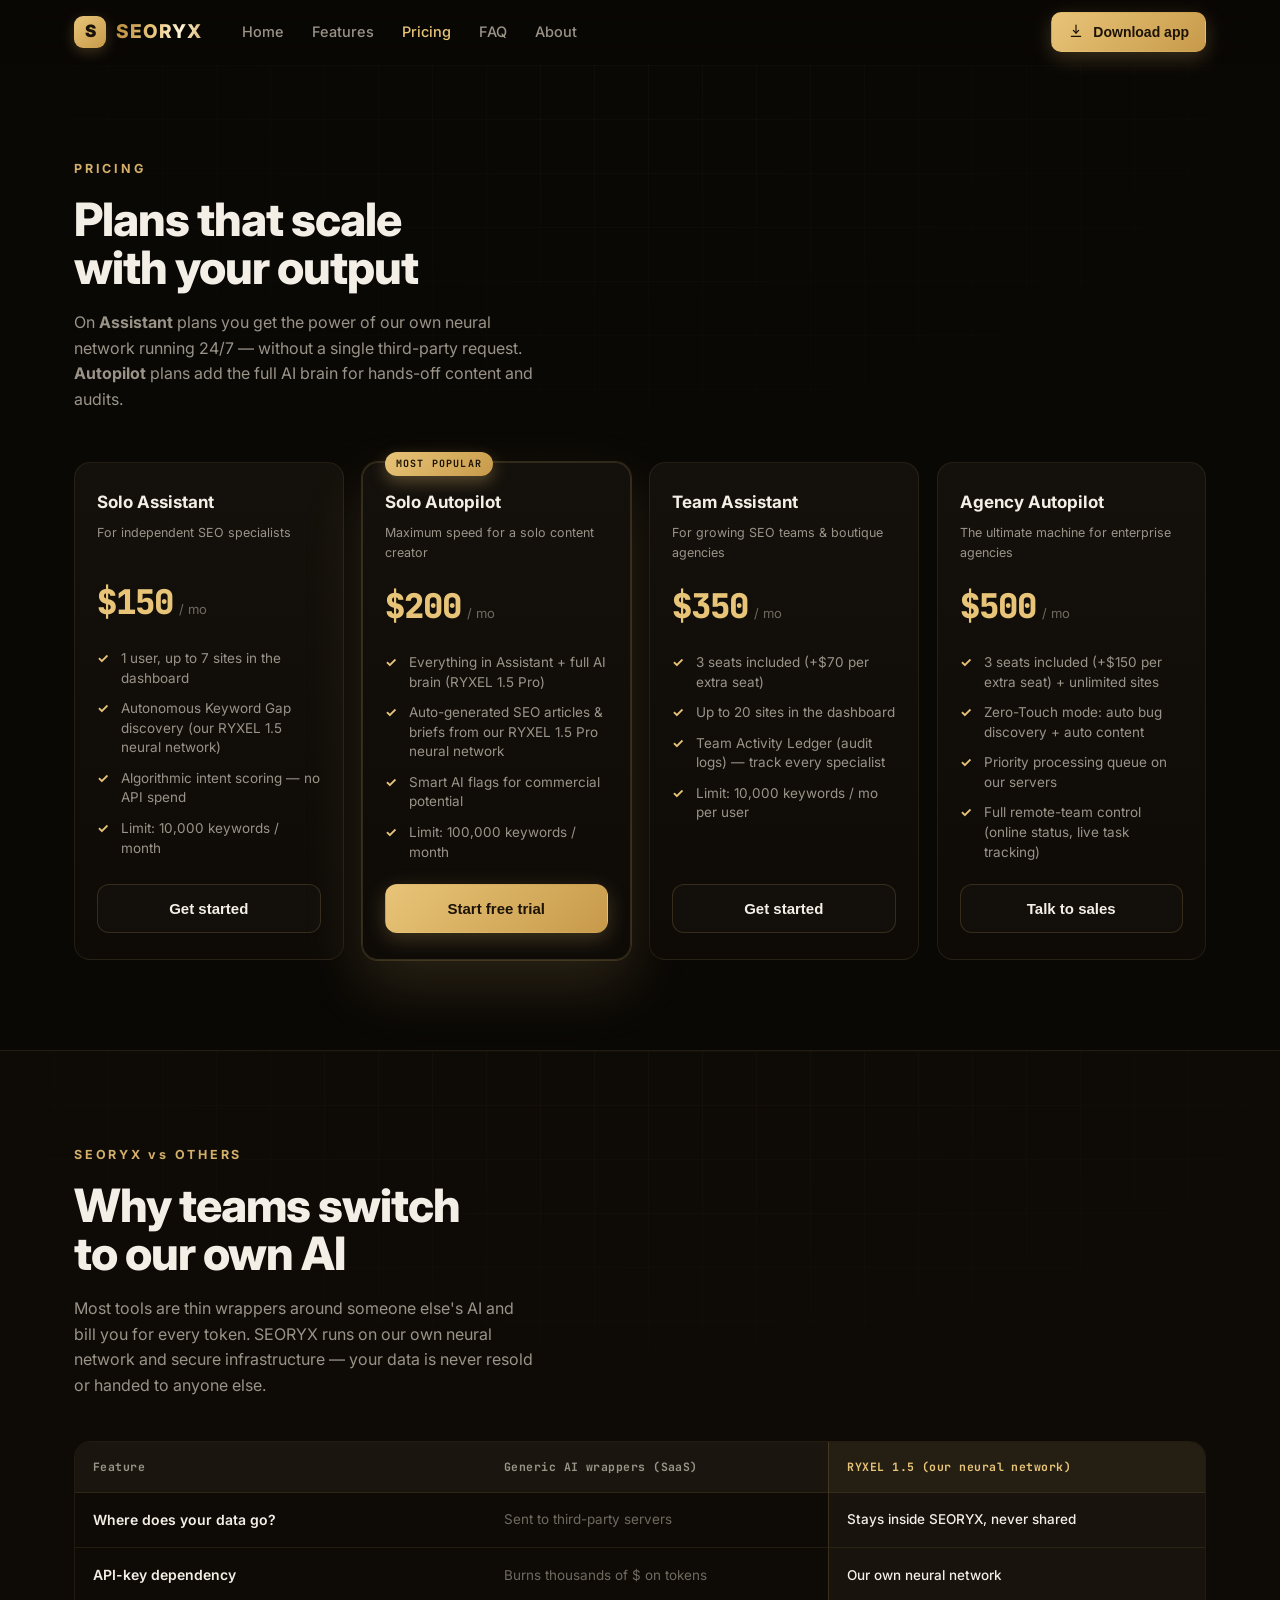
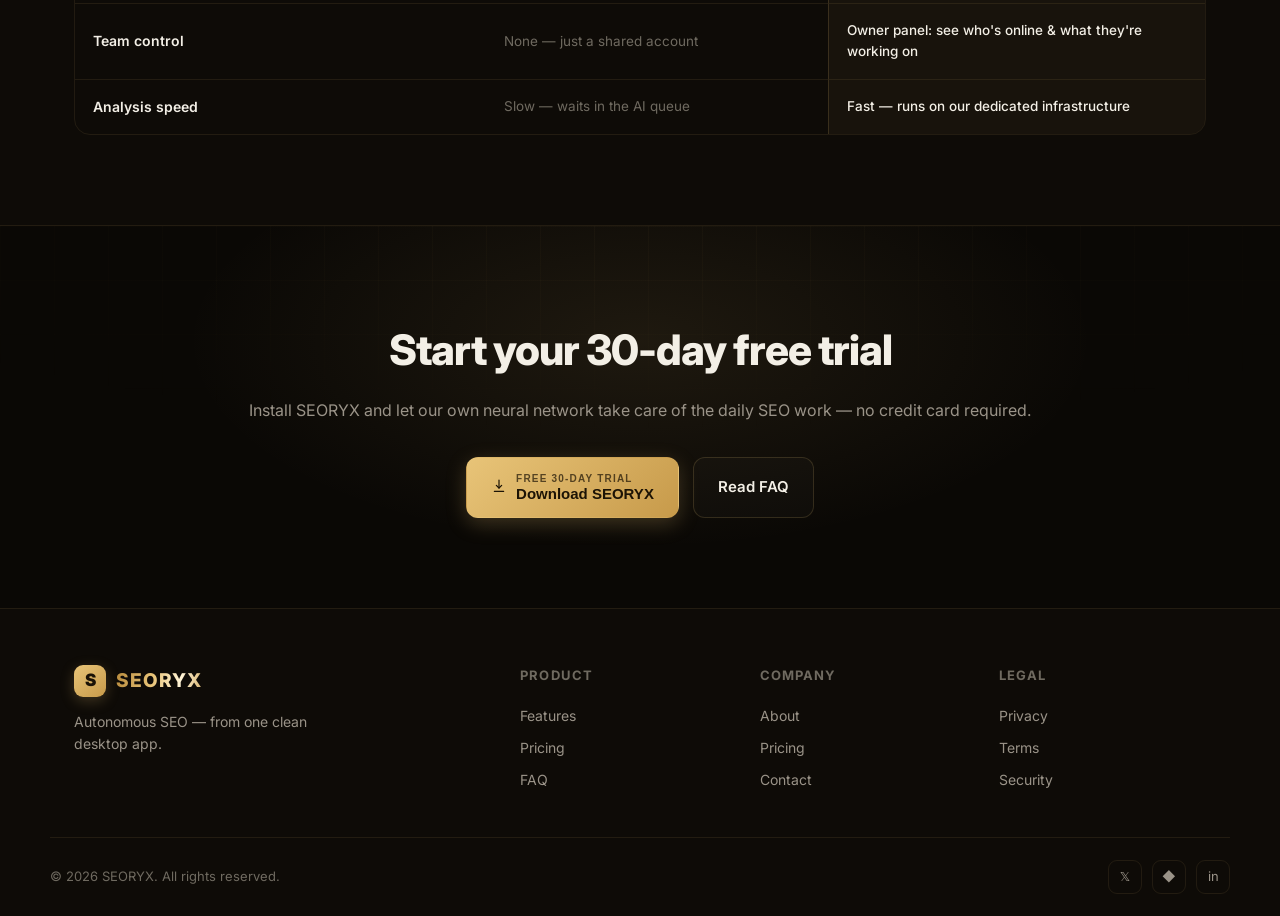
<file: pricing.html>
<!DOCTYPE html>
<html lang="en">
<head>
  <meta charset="UTF-8" />
  <meta name="viewport" content="width=device-width, initial-scale=1.0" />
  <title>Pricing — SEORYX</title>
  <meta name="description" content="SEORYX pricing — Solo Assistant, Solo Autopilot, Team Assistant and Agency Autopilot plans. 30-day free trial, no credit card." />
  <meta name="theme-color" content="#0a0805" />
  <meta name="color-scheme" content="dark" />
  <link rel="preconnect" href="https://fonts.googleapis.com" />
  <link rel="preconnect" href="https://fonts.gstatic.com" crossorigin />
  <link href="https://fonts.googleapis.com/css2?family=Inter:wght@400;500;600;700;800;900&family=JetBrains+Mono:wght@500;700;800&display=swap" rel="stylesheet" />
  <link rel="stylesheet" href="styles.css" />
</head>
<body>
  <!-- Header -->
  <header class="header" id="header">
    <div class="container header__inner">
      <a href="index.html" class="brand">
        <span class="brand__mark">S</span>
        <span class="brand__name">SEO<span class="brand__name-accent">RYX</span></span>
      </a>
      <nav class="nav" id="nav">
        <a href="index.html">Home</a>
        <a href="features.html">Features</a>
        <a href="pricing.html" class="active">Pricing</a>
        <a href="faq.html">FAQ</a>
        <a href="about.html">About</a>
      </nav>
      <div class="header__actions">
        <button type="button" class="btn btn--primary" data-action="download">
          <span class="ico"><svg viewBox="0 0 24 24" aria-hidden="true"><path d="M12 3v12"/><path d="M8 11l4 4 4-4"/><path d="M5 20h14"/></svg></span> Download app
        </button>
      </div>
      <button class="nav-toggle" id="navToggle" aria-label="Toggle menu">
        <span></span><span></span><span></span>
      </button>
    </div>
  </header>

  <!-- Pricing -->
  <section class="section section--head" id="pricing">
    <div class="container">
      <span class="eyebrow">PRICING</span>
      <h2 class="section__title">Plans that scale<br />with your output</h2>
      <p class="section__lead">
        On <strong>Assistant</strong> plans you get the power of our own neural network running 24/7 — without a single third-party request.
        <strong>Autopilot</strong> plans add the full AI brain for hands-off content and audits.
      </p>

      <div class="prices">
        <article class="price">
          <span class="price__tier">Solo Assistant</span>
          <p class="price__for">For independent SEO specialists</p>
          <div class="price__amt"><b>$150</b><span>/ mo</span></div>
          <ul class="price__list">
            <li>1 user, up to 7 sites in the dashboard</li>
            <li>Autonomous Keyword Gap discovery (our RYXEL 1.5 neural network)</li>
            <li>Algorithmic intent scoring — no API spend</li>
            <li>Limit: 10,000 keywords / month</li>
          </ul>
          <button type="button" class="btn btn--outline btn--lg price__cta" data-action="plan" data-plan="Solo Assistant">Get started</button>
        </article>

        <article class="price price--featured">
          <span class="price__badge">Most popular</span>
          <span class="price__tier">Solo Autopilot</span>
          <p class="price__for">Maximum speed for a solo content creator</p>
          <div class="price__amt"><b>$200</b><span>/ mo</span></div>
          <ul class="price__list">
            <li>Everything in Assistant + full AI brain (RYXEL 1.5 Pro)</li>
            <li>Auto-generated SEO articles &amp; briefs from our RYXEL 1.5 Pro neural network</li>
            <li>Smart AI flags for commercial potential</li>
            <li>Limit: 100,000 keywords / month</li>
          </ul>
          <button type="button" class="btn btn--primary btn--lg price__cta" data-action="plan" data-plan="Solo Autopilot">Start free trial</button>
        </article>

        <article class="price">
          <span class="price__tier">Team Assistant</span>
          <p class="price__for">For growing SEO teams &amp; boutique agencies</p>
          <div class="price__amt"><b>$350</b><span>/ mo</span></div>
          <ul class="price__list">
            <li>3 seats included (+$70 per extra seat)</li>
            <li>Up to 20 sites in the dashboard</li>
            <li>Team Activity Ledger (audit logs) — track every specialist</li>
            <li>Limit: 10,000 keywords / mo per user</li>
          </ul>
          <button type="button" class="btn btn--outline btn--lg price__cta" data-action="plan" data-plan="Team Assistant">Get started</button>
        </article>

        <article class="price">
          <span class="price__tier">Agency Autopilot</span>
          <p class="price__for">The ultimate machine for enterprise agencies</p>
          <div class="price__amt"><b>$500</b><span>/ mo</span></div>
          <ul class="price__list">
            <li>3 seats included (+$150 per extra seat) + unlimited sites</li>
            <li>Zero-Touch mode: auto bug discovery + auto content</li>
            <li>Priority processing queue on our servers</li>
            <li>Full remote-team control (online status, live task tracking)</li>
          </ul>
          <button type="button" class="btn btn--outline btn--lg price__cta" data-action="plan" data-plan="Agency Autopilot">Talk to sales</button>
        </article>
      </div>
    </div>
  </section>

  <!-- Why SEORYX (comparison) -->
  <section class="section section--alt" id="why">
    <div class="container vs__inner">
      <span class="eyebrow">SEORYX vs OTHERS</span>
      <h2 class="section__title">Why teams switch<br />to our own AI</h2>
      <p class="section__lead">Most tools are thin wrappers around someone else's AI and bill you for every token. SEORYX runs on our own neural network and secure infrastructure — your data is never resold or handed to anyone else.</p>

      <div class="vs">
        <div class="vs__head">
          <span>Feature</span>
          <span>Generic AI wrappers (SaaS)</span>
          <span class="vs__us">RYXEL 1.5 (our neural network)</span>
        </div>
        <div class="vs__row">
          <span class="vs__feat">Where does your data go?</span>
          <span class="vs__bad">Sent to third-party servers</span>
          <span class="vs__good">Stays inside SEORYX, never shared</span>
        </div>
        <div class="vs__row">
          <span class="vs__feat">API-key dependency</span>
          <span class="vs__bad">Burns thousands of $ on tokens</span>
          <span class="vs__good">Our own neural network</span>
        </div>
        <div class="vs__row">
          <span class="vs__feat">Team control</span>
          <span class="vs__bad">None — just a shared account</span>
          <span class="vs__good">Owner panel: see who's online &amp; what they're working on</span>
        </div>
        <div class="vs__row">
          <span class="vs__feat">Analysis speed</span>
          <span class="vs__bad">Slow — waits in the AI queue</span>
          <span class="vs__good">Fast — runs on our dedicated infrastructure</span>
        </div>
      </div>
    </div>
  </section>

  <!-- CTA -->
  <section class="cta">
    <div class="container cta__inner">
      <h2>Start your 30-day free trial</h2>
      <p>Install SEORYX and let our own neural network take care of the daily SEO work — no credit card required.</p>
      <div class="hero__cta hero__cta--center">
        <button type="button" class="btn btn--primary btn--lg" data-action="download">
          <span class="ico"><svg viewBox="0 0 24 24" aria-hidden="true"><path d="M12 3v12"/><path d="M8 11l4 4 4-4"/><path d="M5 20h14"/></svg></span>
          <span class="btn__stack"><small>FREE 30-DAY TRIAL</small>Download SEORYX</span>
        </button>
        <a href="faq.html" class="btn btn--outline btn--lg">Read FAQ</a>
      </div>
    </div>
  </section>

  <!-- Footer -->
  <footer class="footer">
    <div class="container footer__inner">
      <div class="footer__brand">
        <a href="index.html" class="brand">
          <span class="brand__mark">S</span>
          <span class="brand__name">SEO<span class="brand__name-accent">RYX</span></span>
        </a>
        <p>Autonomous SEO — from one clean desktop app.</p>
      </div>
      <div class="footer__col">
        <h5>Product</h5>
        <a href="features.html">Features</a>
        <a href="pricing.html">Pricing</a>
        <a href="faq.html">FAQ</a>
      </div>
      <div class="footer__col">
        <h5>Company</h5>
        <a href="about.html">About</a>
        <a href="pricing.html">Pricing</a>
        <a href="#">Contact</a>
      </div>
      <div class="footer__col">
        <h5>Legal</h5>
        <a href="#">Privacy</a>
        <a href="#">Terms</a>
        <a href="#">Security</a>
      </div>
    </div>
    <div class="container footer__bottom">
      <span>© 2026 SEORYX. All rights reserved.</span>
      <div class="footer__social">
        <a href="#" aria-label="X" data-action="social" data-net="X">&#120143;</a>
        <a href="#" aria-label="GitHub" data-action="social" data-net="GitHub">&#9670;</a>
        <a href="#" aria-label="LinkedIn" data-action="social" data-net="LinkedIn">in</a>
      </div>
    </div>
  </footer>

  <button type="button" class="to-top" id="toTop" aria-label="Back to top">&#8593;</button>
  <div class="toasts" id="toasts" aria-live="polite" aria-atomic="true"></div>
  <div class="modal" id="modal" aria-hidden="true">
    <div class="modal__backdrop" data-action="close-modal"></div>
    <div class="modal__dialog" role="dialog" aria-modal="true" aria-labelledby="modalTitle">
      <button type="button" class="modal__close" data-action="close-modal" aria-label="Close">&times;</button>
      <div class="modal__body" id="modalBody"></div>
    </div>
  </div>

  <script src="script.js" defer></script>
</body>
</html>
</file>
<file: styles.css>
:root {
  --bg: #0a0805;
  --bg-2: #0e0b07;
  --panel: #14110c;
  --panel-2: #1a160f;
  --line: rgba(212, 175, 105, 0.10);
  --line-strong: rgba(212, 175, 105, 0.18);
  --text: #f3efe6;
  --muted: #9a9388;
  --muted-2: #6f6a60;
  --gold: #d4af69;
  --gold-2: #c79a4a;
  --gold-bright: #e8c478;
  --green: #5fbf7a;
  --blue: #6ca0e0;
  --red: #d9655a;
  --radius: 16px;
  --radius-sm: 10px;
  --maxw: 1180px;
  --ease: cubic-bezier(.22,.61,.36,1);
  --mono: 'JetBrains Mono', ui-monospace, 'SF Mono', Menlo, monospace;
  --metal: linear-gradient(100deg, #b78a3c 0%, #e8c478 22%, #fff4d6 38%, #d4af69 52%, #8f6a2e 72%, #e8c478 100%);
}

* { box-sizing: border-box; margin: 0; padding: 0; }
html { scroll-behavior: smooth; }
body {
  font-family: 'Inter', system-ui, -apple-system, sans-serif;
  background: var(--bg);
  color: var(--text);
  line-height: 1.6;
  -webkit-font-smoothing: antialiased;
  overflow-x: hidden;
}
a { color: inherit; text-decoration: none; }

.container { width: 100%; max-width: var(--maxw); margin: 0 auto; padding: 0 24px; }

/* ===== Header ===== */
.header {
  position: sticky; top: 0; z-index: 50;
  background: rgba(10, 8, 5, 0.72);
  backdrop-filter: blur(14px);
  border-bottom: 1px solid transparent;
  transition: border-color .3s, background .3s;
}
.header.scrolled { border-bottom-color: var(--line); background: rgba(10,8,5,.9); }
.header__inner { display: flex; align-items: center; height: 64px; gap: 32px; }

.brand { display: flex; align-items: center; gap: 10px; font-weight: 800; }
.brand__mark {
  width: 32px; height: 32px; border-radius: 9px;
  display: grid; place-items: center;
  background: linear-gradient(140deg, var(--gold-bright), var(--gold-2));
  color: #1a1206; font-weight: 900; font-size: 17px;
  box-shadow: 0 4px 14px rgba(212,175,105,.25);
}
.brand__name { font-size: 19px; letter-spacing: 1px; font-weight: 800;
  background: var(--metal); background-size: 200% auto; -webkit-background-clip: text; background-clip: text; color: transparent;
  animation: metal-pan 6s linear infinite; }
.brand__name-accent { color: transparent; }
@keyframes metal-pan { to { background-position: 200% center; } }

.nav { display: flex; gap: 28px; margin-left: 8px; }
.nav a { color: var(--muted); font-size: 14.5px; font-weight: 500; transition: color .2s; }
.nav a:hover { color: var(--text); }
.nav a.active { color: var(--gold-bright); }
.section--head { padding-top: 64px; }

.header__actions { display: flex; align-items: center; gap: 12px; margin-left: auto; }

.btn {
  display: inline-flex; align-items: center; gap: 9px;
  font-weight: 600; font-size: 14px; cursor: pointer;
  border-radius: 10px; padding: 10px 16px; border: 1px solid transparent;
  transition: transform .15s var(--ease), box-shadow .2s, background .2s, border-color .2s;
  white-space: nowrap;
}
.btn:active { transform: translateY(1px); }
.btn--ghost { color: var(--text); border-color: var(--line-strong); background: rgba(255,255,255,.02); }
.btn--ghost:hover { border-color: var(--gold); }
.btn--primary {
  background: linear-gradient(135deg, var(--gold-bright), var(--gold-2));
  color: #1c1305; box-shadow: 0 6px 20px rgba(212,175,105,.25);
}
.btn--primary:hover { box-shadow: 0 10px 30px rgba(212,175,105,.4); transform: translateY(-1px); }
.btn--outline { background: rgba(255,255,255,.02); border-color: var(--line-strong); color: var(--text); }
.btn--outline:hover { border-color: var(--gold); }
.btn--lg { padding: 15px 24px; font-size: 15px; border-radius: 12px; }
.btn__stack { display: flex; flex-direction: column; line-height: 1.15; text-align: left; }
.btn__stack small { font-size: 10px; font-weight: 700; letter-spacing: .12em; opacity: .7; }
.ico { font-size: 16px; }

.nav-toggle { display: none; flex-direction: column; gap: 5px; background: none; border: 0; cursor: pointer; padding: 6px; }
.nav-toggle span { width: 22px; height: 2px; background: var(--text); border-radius: 2px; transition: .25s; }

/* ===== Hero ===== */
.hero { position: relative; padding: 70px 0 80px; overflow: hidden; }
.hero::before {
  content: ""; position: absolute; inset: 0;
  background:
    radial-gradient(900px 480px at 78% 18%, rgba(212,175,105,.10), transparent 60%),
    radial-gradient(700px 500px at 10% 0%, rgba(212,175,105,.05), transparent 55%);
  pointer-events: none;
}
.hero__inner { position: relative; display: grid; grid-template-columns: 1fr 1.05fr; gap: 56px; align-items: center; }

.pill {
  display: inline-flex; align-items: center; gap: 8px;
  font-size: 12.5px; font-weight: 700; color: var(--gold-bright);
  background: rgba(212,175,105,.08); border: 1px solid var(--line-strong);
  padding: 7px 14px; border-radius: 999px; margin-bottom: 28px;
}
.pill__dot { width: 7px; height: 7px; border-radius: 50%; background: var(--gold-bright); box-shadow: 0 0 10px var(--gold-bright); }

.hero__title { font-size: clamp(42px, 6vw, 70px); line-height: 1.02; font-weight: 800; letter-spacing: -1.5px; }
.hero__title .accent {
  background: var(--metal); background-size: 200% auto;
  -webkit-background-clip: text; background-clip: text; color: transparent;
  animation: metal-pan 5s linear infinite;
}
.hero__lead { margin-top: 24px; max-width: 460px; color: var(--muted); font-size: 17px; }
.hero__lead strong { color: var(--text); font-weight: 700; }

.hero__cta { display: flex; gap: 14px; margin-top: 34px; flex-wrap: wrap; }
.hero__cta--center { justify-content: center; }

.hero__notes { display: flex; gap: 22px; list-style: none; margin-top: 26px; flex-wrap: wrap; }
.hero__notes li { color: var(--muted-2); font-size: 13.5px; position: relative; padding-left: 16px; }
.hero__notes li::before { content: ""; position: absolute; left: 0; top: 8px; width: 6px; height: 6px; border-radius: 50%; background: var(--green); }

/* App window mockup */
.hero__app { position: relative; }
.hero__glow { position: absolute; inset: -10% -6% -10% 10%; background: radial-gradient(closest-side, rgba(212,175,105,.16), transparent 70%); filter: blur(20px); z-index: -1; }
.appwin {
  background: linear-gradient(180deg, #15110b, #100d08);
  border: 1px solid var(--line-strong); border-radius: 16px; overflow: hidden;
  box-shadow: 0 40px 80px rgba(0,0,0,.55), 0 0 0 1px rgba(255,255,255,.02) inset;
}
.appwin__bar { display: flex; align-items: center; gap: 8px; padding: 12px 16px; border-bottom: 1px solid var(--line); }
.dot { width: 11px; height: 11px; border-radius: 50%; display: inline-block; }
.dot--r { background: #e0625a; } .dot--y { background: #e0b24a; } .dot--g { background: #5fbf7a; }
.appwin__title, .shot__bar i { margin-left: 8px; color: var(--muted-2); font-size: 12.5px; font-style: normal; }
.appwin__body { display: grid; grid-template-columns: 52px 1fr; min-height: 380px; }
.appwin__rail { display: flex; flex-direction: column; align-items: center; gap: 14px; padding: 14px 0; border-right: 1px solid var(--line); }
.rail__logo { width: 28px; height: 28px; border-radius: 8px; display: grid; place-items: center; background: linear-gradient(140deg, var(--gold-bright), var(--gold-2)); color: #1a1206; font-weight: 900; font-size: 14px; margin-bottom: 6px; }
.rail__item { color: var(--muted-2); font-size: 16px; width: 32px; height: 32px; display: grid; place-items: center; border-radius: 8px; }
.rail__item--active { background: rgba(212,175,105,.12); color: var(--gold-bright); }
.rail__item svg { width: 16px; height: 16px; stroke: currentColor; fill: none; stroke-width: 1.8; stroke-linecap: round; stroke-linejoin: round; }
.report__ico svg { width: 18px; height: 18px; stroke: currentColor; fill: none; stroke-width: 1.8; stroke-linecap: round; stroke-linejoin: round; vertical-align: middle; }
.rail__item--bottom { margin-top: auto; }
.appwin__main { padding: 18px 20px; }
.appwin__head { display: flex; align-items: center; justify-content: space-between; margin-bottom: 16px; }
.appwin__head h3 { font-size: 16px; }
.tag { font-size: 11.5px; font-weight: 600; color: var(--gold-bright); background: rgba(212,175,105,.10); border: 1px solid var(--line-strong); padding: 4px 10px; border-radius: 999px; }
.tag--gold { background: linear-gradient(135deg, rgba(232,196,120,.22), rgba(199,154,74,.18)); }

.stat-row { display: grid; grid-template-columns: repeat(3,1fr); gap: 10px; }
.stat-row--4 { grid-template-columns: repeat(4,1fr); }
.stat-card { background: var(--panel); border: 1px solid var(--line); border-radius: 10px; padding: 12px 14px; }
.stat-card b { display: block; font-family: var(--mono); font-size: 19px; color: var(--gold-bright); }
.stat-card span { font-size: 11px; letter-spacing: .04em; color: var(--muted-2); }
.c-blue { color: var(--blue) !important; } .c-gold { color: var(--gold-bright) !important; }
.c-green { color: var(--green) !important; } .c-red { color: var(--red) !important; }

.chart-card { margin-top: 14px; background: var(--panel); border: 1px solid var(--line); border-radius: 10px; padding: 14px; }
.chart-card__label { font-size: 12px; color: var(--muted); }
.bars { display: flex; align-items: flex-end; gap: 7px; height: 110px; margin-top: 14px; }
.bars i { flex: 1; height: var(--h); background: #2a241a; border-radius: 4px 4px 0 0; transition: height .8s var(--ease); }
.bars i.bars--gold { background: linear-gradient(180deg, var(--gold-bright), var(--gold-2)); }
.bars--mini { height: 70px; }

.kw-row { display: grid; grid-template-columns: 1fr 1fr; gap: 10px; margin-top: 14px; }
.kw-card { background: var(--panel); border: 1px solid var(--line); border-radius: 10px; padding: 11px 13px; }
.kw-card span { font-size: 12px; color: var(--muted); display: block; }
.kw-card b { font-family: var(--mono); font-size: 16px; color: var(--gold-bright); }
.kw-card em { font-style: normal; font-size: 11px; }
.up { color: var(--green); }

/* ===== Stats ===== */
.stats { border-top: 1px solid var(--line); border-bottom: 1px solid var(--line); background: var(--bg-2); }
.stats__grid { display: grid; grid-template-columns: repeat(4,1fr); }
.stat { text-align: center; padding: 38px 12px; position: relative; }
.stat + .stat::before { content: ""; position: absolute; left: 0; top: 28%; height: 44%; width: 1px; background: var(--line); }
.stat b { display: block; font-family: var(--mono); font-size: clamp(28px, 4vw, 42px); font-weight: 800; color: var(--gold); letter-spacing: -1px; text-shadow: 0 0 24px rgba(212,175,105,.35); }
.stat span { color: var(--muted); font-size: 14px; }

/* ===== Sections ===== */
.section { padding: 90px 0; }
.section--alt { background: var(--bg-2); border-top: 1px solid var(--line); border-bottom: 1px solid var(--line); }
.eyebrow { color: var(--gold); font-size: 12.5px; font-weight: 700; letter-spacing: .22em; }
.section__title { font-size: clamp(30px, 4.4vw, 46px); font-weight: 800; line-height: 1.06; letter-spacing: -1px; margin-top: 14px; }
.section__lead { color: var(--muted); max-width: 460px; margin-top: 18px; font-size: 16px; }

/* Feature cards */
.cards { display: grid; grid-template-columns: repeat(3,1fr); gap: 18px; margin-top: 50px; }
.card {
  background: linear-gradient(180deg, var(--panel), var(--bg-2));
  border: 1px solid var(--line); border-radius: var(--radius); padding: 26px;
  transition: transform .25s var(--ease), border-color .25s, box-shadow .25s;
}
.card:hover { transform: translateY(-4px); border-color: var(--line-strong); box-shadow: 0 20px 40px rgba(0,0,0,.4); }
.card__icon { width: 44px; height: 44px; border-radius: 11px; display: grid; place-items: center; background: var(--panel-2); border: 1px solid var(--line); color: var(--gold-bright); font-size: 20px; margin-bottom: 18px; }
.card__icon svg { width: 22px; height: 22px; stroke: currentColor; fill: none; stroke-width: 1.8; stroke-linecap: round; stroke-linejoin: round; }
.pillar svg { width: 16px; height: 16px; stroke: var(--gold-bright); fill: none; stroke-width: 1.8; stroke-linecap: round; stroke-linejoin: round; vertical-align: -3px; transition: transform .3s var(--ease); }
.btn .ico svg, .ico svg { width: 16px; height: 16px; stroke: currentColor; fill: none; stroke-width: 1.8; stroke-linecap: round; stroke-linejoin: round; vertical-align: -2px; }
.card h3 { font-size: 18px; margin-bottom: 10px; }
.card p { color: var(--muted); font-size: 14.5px; margin-bottom: 16px; }

/* Steps */
.steps { position: relative; display: grid; grid-template-columns: repeat(4,1fr); gap: 22px; margin-top: 56px; }
.steps__line { position: absolute; top: 27px; left: 12%; right: 12%; height: 1px; background: linear-gradient(90deg, transparent, var(--line-strong), transparent); }
.step { text-align: center; position: relative; }
.step__num {
  width: 54px; height: 54px; border-radius: 50%; display: grid; place-items: center; margin: 0 auto 18px;
  background: var(--panel); border: 1px solid var(--line-strong); color: var(--gold); font-weight: 800; font-size: 19px;
  box-shadow: 0 0 0 6px var(--bg-2);
}
.step h4 { font-size: 16px; margin-bottom: 8px; }
.step p { color: var(--muted); font-size: 13.5px; max-width: 230px; margin: 0 auto; }

/* Screenshots */
.shots { display: grid; grid-template-columns: 1fr 1fr; gap: 22px; margin-top: 50px; }
.shot { background: linear-gradient(180deg, var(--panel), var(--bg-2)); border: 1px solid var(--line); border-radius: var(--radius); overflow: hidden; }
.shot__bar { display: flex; align-items: center; gap: 7px; padding: 12px 16px; border-bottom: 1px solid var(--line); }
.shot__body { padding: 20px; min-height: 220px; }
.shot figcaption { padding: 16px 20px; border-top: 1px solid var(--line); color: var(--muted); font-size: 13.5px; }
.shot figcaption b { color: var(--gold-bright); }

.chips { display: flex; gap: 8px; margin-bottom: 16px; flex-wrap: wrap; }
.chip { font-size: 12.5px; color: var(--muted); padding: 6px 13px; border-radius: 999px; border: 1px solid var(--line); }
.chip--active { color: var(--gold-bright); background: rgba(212,175,105,.10); border-color: var(--line-strong); }

.kw-table { width: 100%; border-collapse: collapse; font-size: 13px; }
.kw-table td:not(:first-child) { font-family: var(--mono); }
.kw-table th { text-align: left; color: var(--muted-2); font-weight: 500; font-size: 11.5px; padding: 6px 0; border-bottom: 1px solid var(--line); }
.kw-table th:not(:first-child), .kw-table td:not(:first-child) { text-align: right; }
.kw-table td { padding: 11px 0; border-bottom: 1px solid var(--line); color: var(--muted); }
.kw-table tbody td:first-child { color: var(--text); font-weight: 500; }
.kw-table td.gold { color: var(--gold-bright); font-weight: 700; }

.shot__chat { display: flex; flex-direction: column; gap: 12px; }
.msg { max-width: 82%; font-size: 13px; }
.msg--user { align-self: flex-end; background: var(--panel-2); border: 1px solid var(--line); border-radius: 12px 12px 4px 12px; padding: 10px 14px; color: var(--text); }
.msg--ai { align-self: flex-start; display: flex; gap: 10px; }
.msg--ai .msg__ava { flex: none; width: 26px; height: 26px; border-radius: 50%; display: grid; place-items: center; border: 1px solid var(--line-strong); color: var(--gold-bright); font-weight: 700; }
.msg--ai p { background: var(--panel); border: 1px solid var(--line); border-radius: 12px 12px 12px 4px; padding: 10px 14px; color: var(--muted); }
.msg--ai p b { color: var(--text); }

.report { display: flex; align-items: center; gap: 14px; padding: 13px 0; border-bottom: 1px solid var(--line); }
.report:last-child { border-bottom: 0; }
.report__ico { width: 34px; height: 34px; border-radius: 9px; display: grid; place-items: center; background: var(--panel-2); border: 1px solid var(--line); color: var(--gold-bright); }
.report__info { flex: 1; }
.report__info b { display: block; font-size: 14px; }
.report__info small { color: var(--muted-2); font-size: 12px; }
.report__btn { font-size: 12px; color: var(--muted); border: 1px solid var(--line); border-radius: 8px; padding: 5px 11px; }

/* CTA */
.cta { padding: 90px 0; text-align: center; position: relative; overflow: hidden; }
.cta::before { content: ""; position: absolute; inset: 0; background: radial-gradient(700px 320px at 50% 30%, rgba(212,175,105,.10), transparent 65%); }
.cta__inner { position: relative; }
.cta h2 { font-size: clamp(28px, 4vw, 42px); font-weight: 800; letter-spacing: -1px; }
.cta p { color: var(--muted); margin-top: 14px; font-size: 16px; }

/* Footer */
.footer { border-top: 1px solid var(--line); background: var(--bg-2); padding-top: 56px; }
.footer__inner { display: grid; grid-template-columns: 2fr 1fr 1fr 1fr; gap: 32px; padding-bottom: 40px; }
.footer__brand p { color: var(--muted); font-size: 14px; margin-top: 14px; max-width: 280px; }
.footer__col h5 { font-size: 13px; letter-spacing: .08em; text-transform: uppercase; color: var(--muted-2); margin-bottom: 14px; }
.footer__col a { display: block; color: var(--muted); font-size: 14px; padding: 5px 0; transition: color .2s; }
.footer__col a:hover { color: var(--gold-bright); }
.footer__bottom { display: flex; align-items: center; justify-content: space-between; padding: 22px 0; border-top: 1px solid var(--line); color: var(--muted-2); font-size: 13px; }
.footer__social { display: flex; gap: 10px; }
.footer__social a { width: 34px; height: 34px; border-radius: 9px; display: grid; place-items: center; border: 1px solid var(--line); color: var(--muted); transition: .2s; }
.footer__social a:hover { color: var(--gold-bright); border-color: var(--line-strong); }

/* Reveal */
.reveal { opacity: 0; transform: translateY(22px); transition: opacity .7s var(--ease), transform .7s var(--ease); }
.reveal.in { opacity: 1; transform: none; }

/* Hero app tilt smoothing */
.hero__app { transition: transform .25s var(--ease); transform-style: preserve-3d; will-change: transform; }

/* Keyword filter */
.kw-table tbody tr { transition: opacity .25s var(--ease); }
.kw-table tbody tr.hidden { display: none; }
.chip { cursor: pointer; background: none; font: inherit; }

/* Pressable buttons */
button.report__btn { cursor: pointer; background: none; font: inherit; transition: border-color .2s, color .2s, transform .12s; }
button.report__btn:hover { color: var(--gold-bright); border-color: var(--line-strong); }
button.report__btn:active { transform: scale(.96); }

/* Back to top */
.to-top {
  position: fixed; right: 22px; bottom: 22px; z-index: 60;
  width: 46px; height: 46px; border-radius: 50%; cursor: pointer;
  background: linear-gradient(135deg, var(--gold-bright), var(--gold-2));
  color: #1c1305; border: 0; font-size: 20px; font-weight: 700;
  box-shadow: 0 10px 26px rgba(212,175,105,.35);
  opacity: 0; visibility: hidden; transform: translateY(14px) scale(.9);
  transition: opacity .3s var(--ease), transform .3s var(--ease), visibility .3s;
}
.to-top.show { opacity: 1; visibility: visible; transform: none; }
.to-top:hover { transform: translateY(-2px); }

/* Toasts */
.toasts { position: fixed; right: 22px; bottom: 84px; z-index: 80; display: flex; flex-direction: column; gap: 10px; max-width: min(360px, 90vw); }
.toast {
  display: flex; align-items: center; gap: 10px;
  background: var(--panel-2); border: 1px solid var(--line-strong); color: var(--text);
  padding: 13px 16px; border-radius: 12px; font-size: 14px;
  box-shadow: 0 16px 40px rgba(0,0,0,.5);
  opacity: 0; transform: translateX(30px); transition: opacity .35s var(--ease), transform .35s var(--ease);
}
.toast.in { opacity: 1; transform: none; }
.toast__ico { flex: none; width: 22px; height: 22px; border-radius: 50%; display: grid; place-items: center; font-size: 12px; font-weight: 700; background: linear-gradient(135deg, var(--gold-bright), var(--gold-2)); color: #1c1305; }
.toast--error .toast__ico { background: var(--red); color: #fff; }

/* Modal */
.modal { position: fixed; inset: 0; z-index: 100; display: none; align-items: center; justify-content: center; padding: 24px; }
.modal.open { display: flex; }
.modal__backdrop { position: absolute; inset: 0; background: rgba(4,3,2,.72); backdrop-filter: blur(6px); animation: fade .25s var(--ease); }
.modal__dialog {
  position: relative; width: 100%; max-width: 420px;
  background: linear-gradient(180deg, var(--panel), var(--bg-2));
  border: 1px solid var(--line-strong); border-radius: 18px; padding: 30px 28px;
  box-shadow: 0 40px 90px rgba(0,0,0,.6);
  animation: pop .3s var(--ease);
}
.modal__close { position: absolute; top: 14px; right: 16px; background: none; border: 0; color: var(--muted); font-size: 26px; line-height: 1; cursor: pointer; transition: color .2s; }
.modal__close:hover { color: var(--text); }
.modal__title { font-size: 22px; font-weight: 800; letter-spacing: -.5px; }
.modal__sub { color: var(--muted); font-size: 14px; margin-top: 8px; margin-bottom: 22px; }

.form { display: flex; flex-direction: column; gap: 14px; }
.form label { display: flex; flex-direction: column; gap: 7px; font-size: 13px; color: var(--muted); }
.form input {
  background: var(--bg); border: 1px solid var(--line-strong); color: var(--text);
  border-radius: 10px; padding: 12px 14px; font-size: 14.5px; font-family: inherit; transition: border-color .2s, box-shadow .2s;
}
.form input:focus { outline: none; border-color: var(--gold); box-shadow: 0 0 0 3px rgba(212,175,105,.15); }
.form__submit { justify-content: center; margin-top: 6px; }
.form__alt { font-size: 13px; color: var(--muted); text-align: center; margin-top: 4px; }
.form__alt a { color: var(--gold-bright); }

.dl { margin-bottom: 20px; }
.dl__row { display: flex; justify-content: space-between; font-size: 14px; margin-bottom: 12px; }
.dl__size { color: var(--muted-2); }
.dl__bar { height: 8px; border-radius: 999px; background: var(--panel-2); overflow: hidden; border: 1px solid var(--line); }
.dl__bar i { display: block; height: 100%; width: 0; background: linear-gradient(90deg, var(--gold-bright), var(--gold-2)); transition: width .3s var(--ease); }
.dl__status { font-size: 13px; color: var(--muted); margin-top: 10px; }

@keyframes fade { from { opacity: 0; } to { opacity: 1; } }
@keyframes pop { from { opacity: 0; transform: translateY(14px) scale(.96); } to { opacity: 1; transform: none; } }

/* Nav toggle animation */
.nav-toggle.is-open span:nth-child(1) { transform: translateY(7px) rotate(45deg); }
.nav-toggle.is-open span:nth-child(2) { opacity: 0; }
.nav-toggle.is-open span:nth-child(3) { transform: translateY(-7px) rotate(-45deg); }

/* ===== Technological layer ===== */

/* Animated node-network canvas behind hero */
.netbg { position: absolute; inset: 0; width: 100%; height: 100%; z-index: 0; opacity: .55; pointer-events: none; }

/* Rotating dotted globe (SEORYX brand planet) */
.globe-wrap {
  position: absolute; top: -130px; right: -120px; width: 560px; height: 560px;
  z-index: 0; pointer-events: none;
}
.globe-wrap::before {
  content: ""; position: absolute; inset: 8%; border-radius: 50%;
  background: radial-gradient(circle at 42% 38%, rgba(232,196,120,.30), rgba(212,175,105,.10) 46%, transparent 68%);
  filter: blur(14px);
}
.globe { position: absolute; inset: 0; width: 100%; height: 100%; }
@media (max-width: 920px) { .globe-wrap { opacity: .35; top: -160px; right: -180px; } }

/* Subtle blueprint grid overlay */
.grid-overlay {
  position: absolute; inset: 0; z-index: 0; pointer-events: none;
  background-image:
    linear-gradient(rgba(212,175,105,.05) 1px, transparent 1px),
    linear-gradient(90deg, rgba(212,175,105,.05) 1px, transparent 1px);
  background-size: 46px 46px;
  -webkit-mask-image: radial-gradient(120% 90% at 70% 10%, #000 0%, transparent 75%);
  mask-image: radial-gradient(120% 90% at 70% 10%, #000 0%, transparent 75%);
}
/* Section-level faint grid */
.section, .cta { position: relative; }
.section::after, .cta::after {
  content: ""; position: absolute; inset: 0; z-index: 0; pointer-events: none;
  background-image:
    linear-gradient(rgba(212,175,105,.035) 1px, transparent 1px),
    linear-gradient(90deg, rgba(212,175,105,.035) 1px, transparent 1px);
  background-size: 54px 54px;
  -webkit-mask-image: radial-gradient(90% 70% at 50% 0%, #000, transparent 80%);
  mask-image: radial-gradient(90% 70% at 50% 0%, #000, transparent 80%);
}
.section > .container, .cta__inner { position: relative; z-index: 1; }

/* Hero tagline / kicker */
.hero__kicker {
  display: flex; align-items: center; gap: 12px; margin-top: 18px;
  font-family: var(--mono); font-size: 12px; font-weight: 700; letter-spacing: .28em;
}
.hero__kicker span {
  background: var(--metal); background-size: 200% auto; -webkit-background-clip: text; background-clip: text; color: transparent;
  animation: metal-pan 6s linear infinite;
}
.hero__kicker i { color: var(--gold-2); font-style: normal; opacity: .6; }

/* Pillars band */
.pillars { border-bottom: 1px solid var(--line); background: linear-gradient(180deg, var(--bg), var(--bg-2)); }
.pillars__row { display: flex; align-items: center; gap: 28px; padding: 22px 24px; flex-wrap: wrap; justify-content: center; }
.pillars__lead { font-family: var(--mono); font-size: 11px; letter-spacing: .26em; color: var(--muted-2); }
.pillars__items { display: flex; gap: 12px; flex-wrap: wrap; justify-content: center; }
.pillar {
  display: inline-flex; align-items: center; gap: 8px;
  font-size: 13px; font-weight: 600; color: var(--muted);
  border: 1px solid var(--line); border-radius: 999px; padding: 8px 16px;
  background: rgba(212,175,105,.03);
  transition: color .25s, border-color .25s, box-shadow .25s, transform .25s var(--ease);
}
.pillar i { color: var(--gold-bright); font-style: normal; font-size: 14px; transition: transform .3s var(--ease); }
.pillar:hover { color: var(--text); border-color: var(--line-strong); box-shadow: 0 0 0 1px var(--line-strong), 0 8px 24px rgba(212,175,105,.12); transform: translateY(-2px); }
.pillar:hover i { transform: rotate(-8deg) scale(1.18); }

/* Glow gradient border on cards */
.card { position: relative; isolation: isolate; }
.card::before {
  content: ""; position: absolute; inset: 0; border-radius: inherit; padding: 1px; z-index: -1;
  background: linear-gradient(135deg, rgba(232,196,120,.55), transparent 38%, transparent 62%, rgba(212,175,105,.35));
  -webkit-mask: linear-gradient(#000 0 0) content-box, linear-gradient(#000 0 0);
  -webkit-mask-composite: xor; mask-composite: exclude;
  opacity: 0; transition: opacity .3s var(--ease);
}
.card:hover::before { opacity: 1; }
/* Corner tick accents on cards */
.card::after {
  content: ""; position: absolute; top: 12px; right: 12px; width: 12px; height: 12px;
  border-top: 1px solid var(--line-strong); border-right: 1px solid var(--line-strong);
  opacity: .5; transition: opacity .3s, width .3s var(--ease), height .3s var(--ease);
}
.card:hover::after { opacity: 1; width: 18px; height: 18px; border-color: var(--gold); }

/* Chart gridlines */
.chart-card { position: relative; }
.bars { position: relative; }
.bars::before {
  content: ""; position: absolute; left: 0; right: 0; top: 0; bottom: 0; z-index: 0;
  background-image: linear-gradient(rgba(212,175,105,.08) 1px, transparent 1px);
  background-size: 100% 25%;
}
.bars i { position: relative; z-index: 1; }

/* Monospace tabular detail bits */
.chart-card__label, .kw-card span, .appwin__title, .shot__bar i, .tag, .pill { font-family: var(--mono); }
.tag, .pill { letter-spacing: .02em; }

/* ===== Pricing ===== */
.prices { display: grid; grid-template-columns: repeat(4, 1fr); gap: 18px; margin-top: 50px; align-items: stretch; }
.price {
  position: relative; display: flex; flex-direction: column;
  background: linear-gradient(180deg, var(--panel), var(--bg-2));
  border: 1px solid var(--line); border-radius: var(--radius); padding: 26px 22px;
  transition: transform .25s var(--ease), border-color .25s, box-shadow .25s;
}
.price:hover { transform: translateY(-4px); border-color: var(--line-strong); box-shadow: 0 20px 44px rgba(0,0,0,.4); }
.price--featured { border-color: var(--line-strong); box-shadow: 0 0 0 1px var(--line-strong), 0 26px 60px rgba(212,175,105,.16); }
.price--featured:hover { box-shadow: 0 0 0 1px var(--gold), 0 30px 70px rgba(212,175,105,.24); }
.price__badge {
  position: absolute; top: -11px; left: 22px;
  font-family: var(--mono); font-size: 10px; letter-spacing: .12em; text-transform: uppercase; font-weight: 700;
  color: #1c1305; background: linear-gradient(135deg, var(--gold-bright), var(--gold-2));
  padding: 4px 11px; border-radius: 999px; box-shadow: 0 6px 16px rgba(212,175,105,.35);
}
.price__tier { font-size: 17px; font-weight: 700; }
.price__for { color: var(--muted); font-size: 12.5px; margin-top: 6px; min-height: 36px; }
.price__amt { display: flex; align-items: baseline; gap: 6px; margin: 16px 0 2px; }
.price__amt b { font-family: var(--mono); font-size: 34px; font-weight: 800; color: var(--gold-bright); letter-spacing: -1px; }
.price__amt span { color: var(--muted-2); font-size: 13px; }
.price__list { list-style: none; margin: 18px 0 22px; display: flex; flex-direction: column; gap: 11px; }
.price__list li { position: relative; padding-left: 24px; color: var(--muted); font-size: 13.5px; line-height: 1.45; }
.price__list li::before { content: "\2713"; position: absolute; left: 0; top: 0; color: var(--gold-bright); font-weight: 700; }
.price__cta { margin-top: auto; justify-content: center; width: 100%; }

/* ===== Comparison ===== */
.vs { margin-top: 42px; border: 1px solid var(--line); border-radius: var(--radius); overflow: hidden; }
.vs__head, .vs__row { display: grid; grid-template-columns: 1.2fr 1fr 1.1fr; }
.vs__head { background: var(--panel-2); }
.vs__head span { font-family: var(--mono); font-size: 11.5px; letter-spacing: .04em; color: var(--muted); font-weight: 700; }
.vs__head span, .vs__row span { padding: 16px 18px; border-bottom: 1px solid var(--line); display: flex; align-items: center; gap: 8px; }
.vs__row:last-child span { border-bottom: 0; }
.vs__feat { color: var(--text); font-weight: 600; font-size: 14px; }
.vs__bad { color: var(--muted-2); font-size: 13.5px; }
.vs__good { color: var(--text); font-size: 13.5px; font-weight: 500; }
.vs__good i { font-style: normal; }
.vs__head .vs__us { color: var(--gold-bright); }
.vs__head .vs__us, .vs__row .vs__good { border-left: 1px solid var(--line-strong); background: rgba(212,175,105,.05); }

/* ===== FAQ ===== */
.faq { max-width: 760px; margin: 42px auto 0 0; display: flex; flex-direction: column; gap: 12px; }
.faq__item { border: 1px solid var(--line); border-radius: var(--radius-sm); background: var(--panel); overflow: hidden; transition: border-color .25s; }
.faq__item.open { border-color: var(--line-strong); }
.faq__q { width: 100%; display: flex; align-items: center; justify-content: space-between; gap: 16px; text-align: left; background: none; border: 0; cursor: pointer; color: var(--text); font: inherit; font-size: 15.5px; font-weight: 600; padding: 18px 20px; transition: color .2s; }
.faq__q:hover { color: var(--gold-bright); }
.faq__icon { flex: none; width: 26px; height: 26px; border-radius: 7px; display: grid; place-items: center; border: 1px solid var(--line-strong); color: var(--gold-bright); font-size: 18px; line-height: 1; transition: transform .3s var(--ease), background .3s, color .3s; }
.faq__item.open .faq__icon { transform: rotate(45deg); background: linear-gradient(135deg, var(--gold-bright), var(--gold-2)); color: #1c1305; }
.faq__a { max-height: 0; overflow: hidden; transition: max-height .4s var(--ease); }
.faq__item.open .faq__a { max-height: 340px; }
.faq__item.open .faq__a--rich { max-height: 560px; }
.faq__a p { color: var(--muted); font-size: 14px; padding: 0 20px 20px; max-width: 660px; }
.faq__a--rich p { padding-bottom: 14px; }
.faq__a-title { display: flex; align-items: center; gap: 10px; flex-wrap: wrap; font-size: 15.5px; font-weight: 700; color: var(--text); padding: 4px 20px 10px; }
.faq__a-chip { font-family: var(--mono); font-size: 10px; font-weight: 700; letter-spacing: .12em; color: #1c1305; background: linear-gradient(135deg, var(--gold-bright), var(--gold-2)); padding: 4px 9px; border-radius: 999px; }
.faq__points { list-style: none; margin: 0; padding: 0 20px 20px; display: flex; flex-direction: column; gap: 10px; max-width: 680px; }
.faq__points li { position: relative; padding-left: 24px; color: var(--muted); font-size: 13.5px; line-height: 1.5; }
.faq__points li::before { content: "\25B8"; position: absolute; left: 4px; top: 0; color: var(--gold-bright); }
.faq__points b { color: var(--text); font-weight: 700; }
@media (max-width: 720px) { .faq__item.open .faq__a--rich { max-height: 820px; } }

@media (max-width: 980px) {
  .prices { grid-template-columns: repeat(2, 1fr); }
}
@media (max-width: 720px) {
  .prices { grid-template-columns: 1fr; }
  .vs__head { display: none; }
  .vs__row { grid-template-columns: 1fr; }
  .vs__row span { border-bottom: 1px solid var(--line); }
  .vs__row .vs__good, .vs__row .vs__bad { border-left: 0; }
  .vs__feat { background: var(--panel-2); }
}

/* ===== Enhanced animations ===== */

/* Floating decorative orbs (parallax via JS) */
.orb {
  position: absolute; z-index: 0; border-radius: 50%; pointer-events: none;
  filter: blur(46px); opacity: .5; will-change: transform;
}
.orb--1 { top: -60px; right: 8%; width: 320px; height: 320px;
  background: radial-gradient(circle at 30% 30%, rgba(232,196,120,.5), transparent 70%);
  animation: float-y 13s var(--ease) infinite; }
.orb--2 { bottom: -80px; left: -40px; width: 260px; height: 260px;
  background: radial-gradient(circle at 60% 40%, rgba(212,175,105,.32), transparent 70%);
  animation: float-y 17s var(--ease) infinite reverse; }
.hero__inner, .hero .pill, .hero__copy { position: relative; z-index: 1; }

@keyframes float-y {
  0%, 100% { transform: translateY(0) translateX(0); }
  50% { transform: translateY(-26px) translateX(10px); }
}

/* Pulsing live dot */
.pill__dot { animation: pulse-dot 2.2s ease-in-out infinite; }
@keyframes pulse-dot {
  0%, 100% { box-shadow: 0 0 0 0 rgba(232,196,120,.55); }
  50% { box-shadow: 0 0 0 6px rgba(232,196,120,0); }
}

/* Hero glow breathing */
.hero__glow { animation: breathe 7s ease-in-out infinite; }
@keyframes breathe {
  0%, 100% { opacity: .85; transform: scale(1); }
  50% { opacity: 1; transform: scale(1.06); }
}

/* Feature icons: float idle + react on card hover */
.card__icon { transition: transform .35s var(--ease), color .35s, background .35s, box-shadow .35s; }
.card:hover .card__icon {
  transform: translateY(-4px) rotate(-8deg) scale(1.12);
  color: #1c1305;
  background: linear-gradient(135deg, var(--gold-bright), var(--gold-2));
  box-shadow: 0 10px 24px rgba(212,175,105,.4);
}

/* Directional + scaled reveals */
.reveal--left { transform: translateX(-34px); }
.reveal--right { transform: translateX(34px); }
.reveal--scale { transform: scale(.92); }
.reveal--left.in, .reveal--right.in, .reveal--scale.in { transform: none; }

/* Step number ring pulse when revealed */
.step.in .step__num { animation: ring 1.6s var(--ease) .15s; }
@keyframes ring {
  0% { box-shadow: 0 0 0 6px var(--bg-2), 0 0 0 6px rgba(212,175,105,.5); }
  100% { box-shadow: 0 0 0 6px var(--bg-2), 0 0 0 22px rgba(212,175,105,0); }
}

/* Chart bars: shimmer + hover lift */
.bars i { position: relative; overflow: hidden; transition: height .8s var(--ease), filter .25s, transform .25s; transform-origin: bottom; }
.bars i.bars--gold::after {
  content: ""; position: absolute; inset: 0;
  background: linear-gradient(120deg, transparent 35%, rgba(255,255,255,.45) 50%, transparent 65%);
  transform: translateX(-120%); animation: shimmer 3.4s ease-in-out infinite;
}
.bars:hover i.bars--gold { filter: brightness(1.12); transform: scaleY(1.04); }
@keyframes shimmer {
  0% { transform: translateX(-120%); }
  55%, 100% { transform: translateX(220%); }
}

/* Card / button gold shine on primary */
.btn--primary { position: relative; overflow: hidden; }
.btn--primary::after {
  content: ""; position: absolute; top: 0; left: -75%; width: 50%; height: 100%;
  background: linear-gradient(120deg, transparent, rgba(255,255,255,.45), transparent);
  transform: skewX(-20deg);
}
.btn--primary:hover::after { animation: shine .8s var(--ease); }
@keyframes shine { to { left: 130%; } }

/* Respect reduced motion */
@media (prefers-reduced-motion: reduce) {
  * { animation-duration: .001ms !important; animation-iteration-count: 1 !important; transition-duration: .001ms !important; scroll-behavior: auto !important; }
  .reveal { opacity: 1; transform: none; }
  .orb, .hero__glow, .pill__dot, .bars i.bars--gold::after, .btn--primary::after { animation: none !important; }
}

/* ===== OS download chooser ===== */
.oslist { display: flex; flex-direction: column; gap: 10px; margin-top: 20px; }
.osopt { display: flex; align-items: center; gap: 14px; width: 100%; text-align: left; cursor: pointer; background: var(--panel); border: 1px solid var(--line); border-radius: var(--radius); padding: 14px 16px; color: var(--text); transition: border-color .2s, background .2s, transform .2s var(--ease); }
.osopt:hover { border-color: var(--line-strong); background: rgba(212,175,105,.06); transform: translateY(-2px); }
.osopt__ico { flex: none; width: 40px; height: 40px; display: grid; place-items: center; font-size: 20px; border-radius: 10px; border: 1px solid var(--line-strong); color: var(--gold-bright); }
.osopt__txt { display: flex; flex-direction: column; gap: 2px; flex: 1; }
.osopt__txt b { font-size: 15px; font-weight: 700; }
.osopt__txt small { color: var(--muted-2); font-size: 11.5px; font-family: var(--mono); letter-spacing: .02em; }
.osopt__arrow { flex: none; color: var(--gold-bright); font-size: 16px; opacity: .7; }

/* ===== About ===== */
.about__inner { max-width: 860px; }
.about__lead { color: var(--muted); font-size: 16px; line-height: 1.75; margin-top: 18px; max-width: 760px; }
.about__lead strong { color: var(--text); }

/* ===== Responsive ===== */
@media (max-width: 900px) {
  .nav, .header__actions { display: none; }
  .nav-toggle { display: flex; margin-left: auto; }
  .hero__inner { grid-template-columns: 1fr; gap: 44px; }
  .cards { grid-template-columns: 1fr 1fr; }
  .steps { grid-template-columns: 1fr 1fr; gap: 36px; }
  .steps__line { display: none; }
  .shots { grid-template-columns: 1fr; }
  .footer__inner { grid-template-columns: 1fr 1fr; }
  .mobile-open { display: flex !important; flex-direction: column; position: absolute; top: 64px; left: 0; right: 0; background: var(--bg-2); border-bottom: 1px solid var(--line); padding: 18px 24px; gap: 16px; }
}
@media (max-width: 560px) {
  .stats__grid { grid-template-columns: 1fr 1fr; }
  .stat:nth-child(3)::before, .stat:nth-child(odd)::before { display: none; }
  .cards { grid-template-columns: 1fr; }
  .steps { grid-template-columns: 1fr; }
  .footer__inner { grid-template-columns: 1fr; }
  .hero__cta .btn { flex: 1; justify-content: center; }
}
</file>
